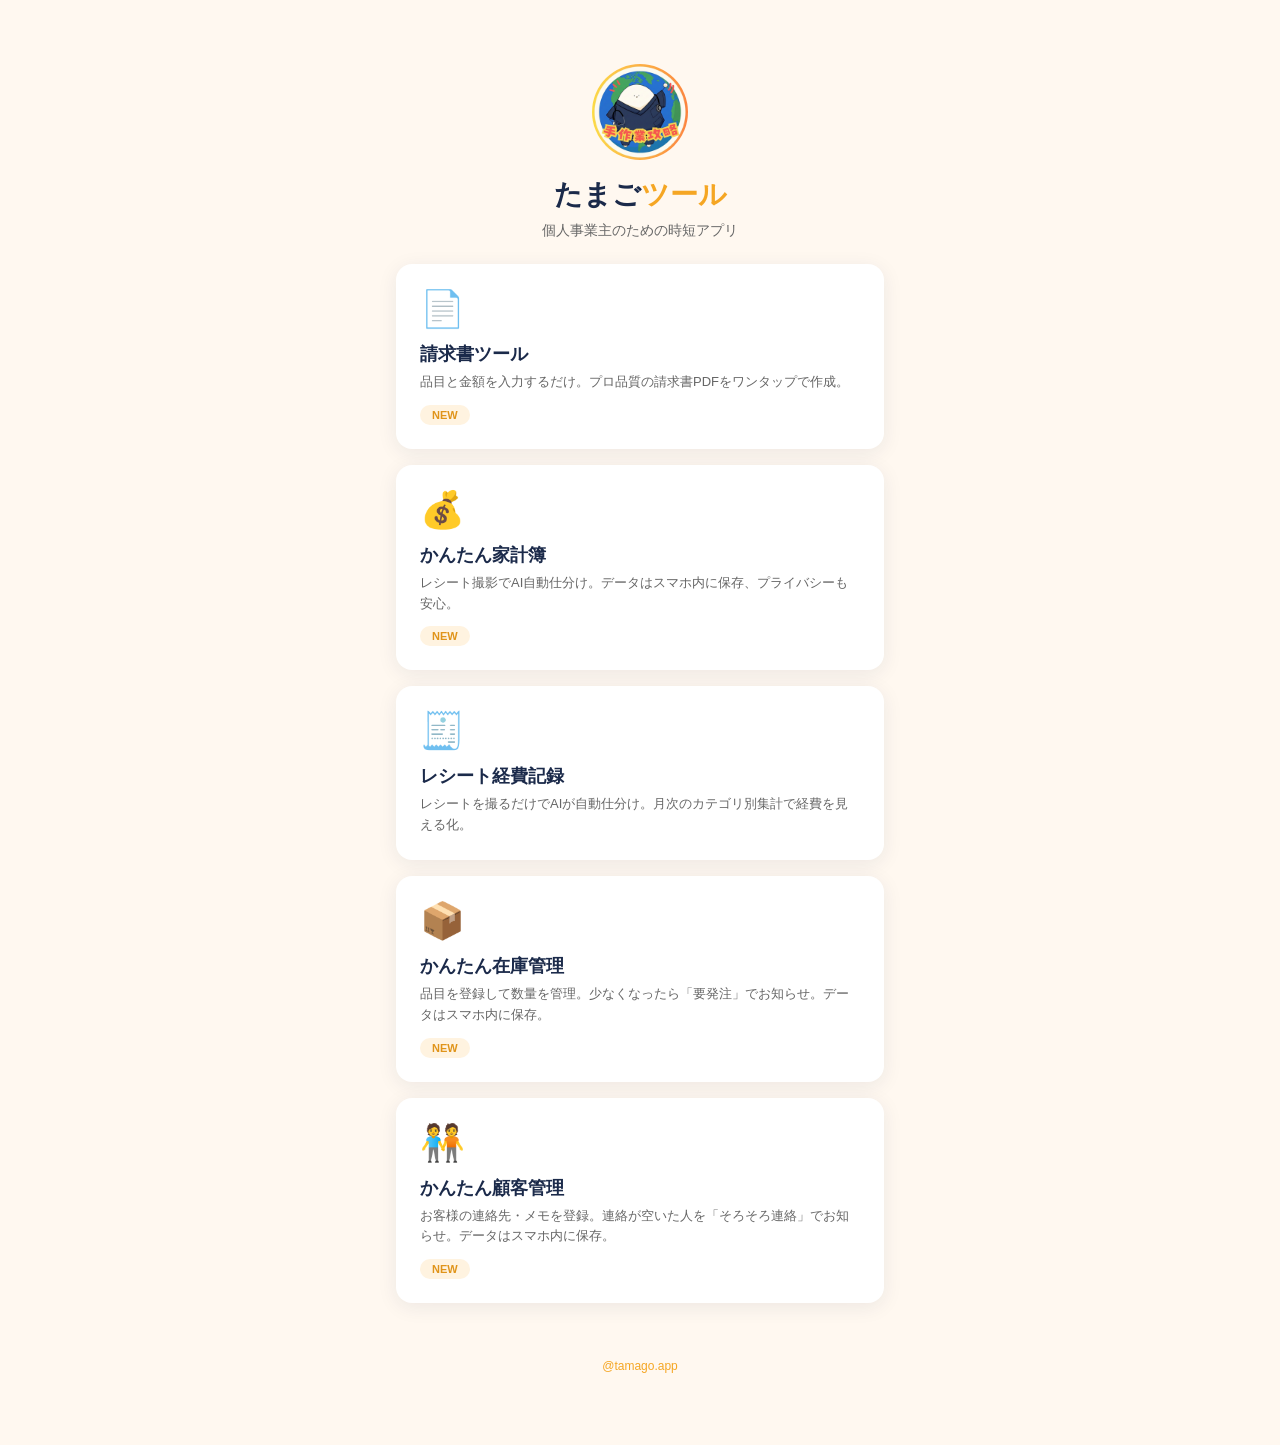
<file: index.html>
<!DOCTYPE html>
<html lang="ja">
<head>
  <meta charset="UTF-8">
  <meta name="viewport" content="width=device-width, initial-scale=1.0">
  <title>たまごツール</title>
  <link rel="stylesheet" href="style.css?v=1">
</head>
<body>
  <div class="screen">
    <div class="container">
      <div class="top-hero">
        <img src="images/icon.png" alt="たまご" class="top-icon">
        <h1 class="top-logo">たまご<span>ツール</span></h1>
        <p class="top-subtitle">個人事業主のための時短アプリ</p>
      </div>
      <div class="app-cards">
        <a href="apps/invoice/" class="app-card">
          <div class="app-card-icon">📄</div>
          <div class="app-card-title">請求書ツール</div>
          <div class="app-card-desc">品目と金額を入力するだけ。プロ品質の請求書PDFをワンタップで作成。</div>
          <span class="app-card-tag">NEW</span>
        </a>
        <a href="apps/kakeibo/" class="app-card">
          <div class="app-card-icon">💰</div>
          <div class="app-card-title">かんたん家計簿</div>
          <div class="app-card-desc">レシート撮影でAI自動仕分け。データはスマホ内に保存、プライバシーも安心。</div>
          <span class="app-card-tag">NEW</span>
        </a>
        <a href="apps/receipt-tracker/" class="app-card">
          <div class="app-card-icon">🧾</div>
          <div class="app-card-title">レシート経費記録</div>
          <div class="app-card-desc">レシートを撮るだけでAIが自動仕分け。月次のカテゴリ別集計で経費を見える化。</div>
        </a>
        <a href="apps/inventory/" class="app-card">
          <div class="app-card-icon">📦</div>
          <div class="app-card-title">かんたん在庫管理</div>
          <div class="app-card-desc">品目を登録して数量を管理。少なくなったら「要発注」でお知らせ。データはスマホ内に保存。</div>
          <span class="app-card-tag">NEW</span>
        </a>
        <a href="apps/crm/" class="app-card">
          <div class="app-card-icon">🧑‍🤝‍🧑</div>
          <div class="app-card-title">かんたん顧客管理</div>
          <div class="app-card-desc">お客様の連絡先・メモを登録。連絡が空いた人を「そろそろ連絡」でお知らせ。データはスマホ内に保存。</div>
          <span class="app-card-tag">NEW</span>
        </a>
      </div>
      <div class="footer" style="margin-top:32px">
        <a href="https://www.instagram.com/tamago.app" target="_blank">@tamago.app</a>
      </div>
    </div>
  </div>
</body>
</html>
</file>
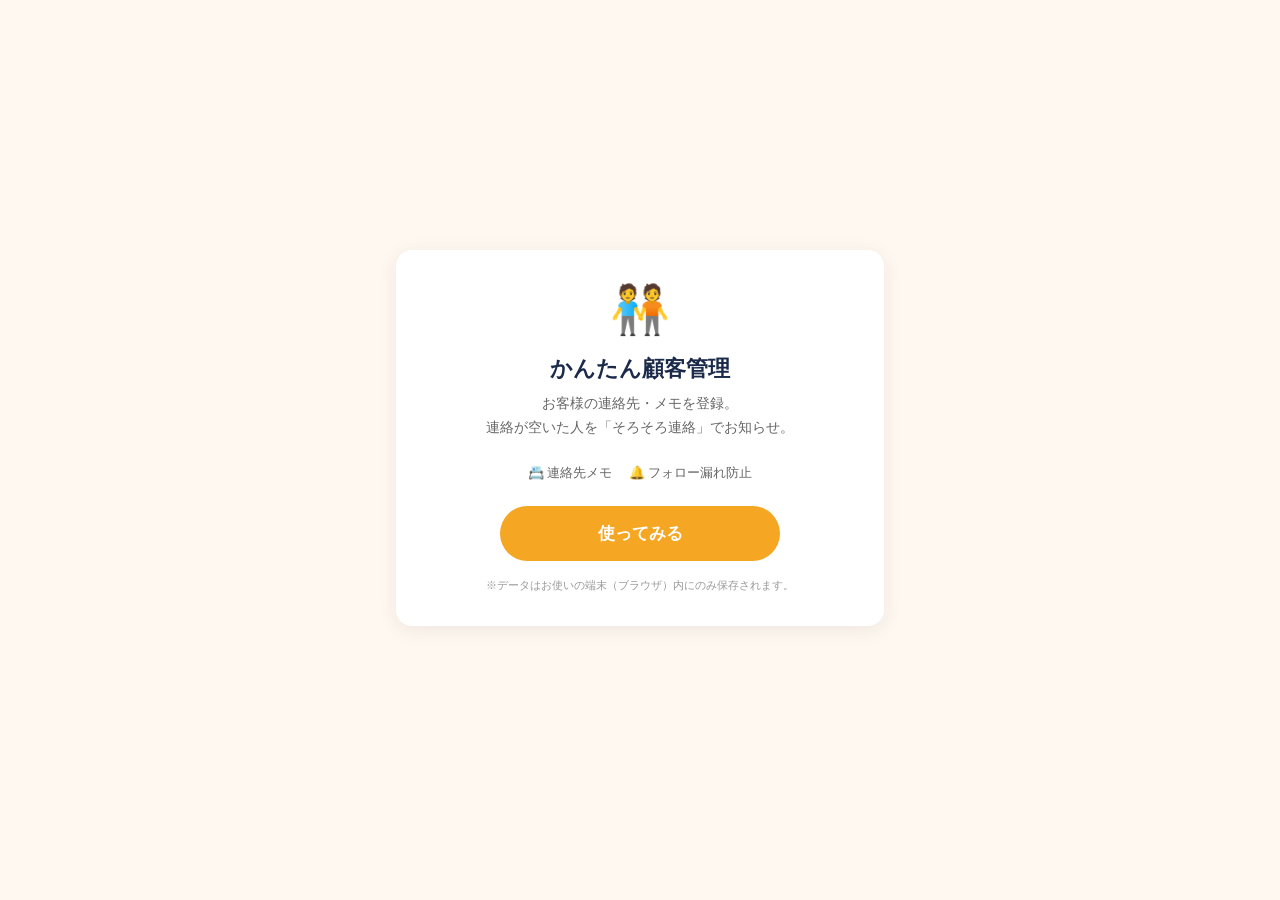
<file: apps/crm/index.html>
<!DOCTYPE html>
<html lang="ja">
<head>
  <meta charset="UTF-8">
  <meta name="viewport" content="width=device-width, initial-scale=1.0">
  <title>かんたん顧客管理 | たまごツール</title>
  <meta name="description" content="お客様の連絡先・メモを登録。最終連絡から間があいた人を「そろそろ連絡」でお知らせ。データはスマホ内に保存。">
  <link rel="stylesheet" href="../../style.css?v=1">
  <style>
    /* CRMアプリ固有 */
    .search-box {
      width: 100%; padding: 10px 14px; font-size: 14px;
      border: 1px solid var(--border); border-radius: 12px;
      margin-bottom: 14px; background: var(--card-bg);
    }
    .follow-badge {
      display: inline-block; padding: 2px 9px; font-size: 11px; font-weight: 700;
      border-radius: 20px; margin-top: 3px;
    }
    .follow-due { background: #FFEBEE; color: #C62828; }
    .follow-ok { background: #E8F5E9; color: #2E7D32; }
    .tag-chip {
      display: inline-block; background: #FFF3E0; color: var(--primary-dark);
      font-size: 11px; font-weight: 700; padding: 1px 8px; border-radius: 12px;
      margin: 2px 4px 0 0;
    }
    .contact-btn {
      padding: 7px 12px; font-size: 12px; font-weight: 700;
      border: 1px solid var(--border); border-radius: 20px;
      background: var(--card-bg); color: var(--secondary); cursor: pointer; white-space: nowrap;
    }
    .contact-btn:hover { border-color: var(--primary); color: var(--primary); }
    .disclaimer { font-size: 11px; color: #999; text-align: center; line-height: 1.6; margin-top: 16px; }
    .settings-card {
      background: var(--card-bg); border-radius: 12px; padding: 16px;
      box-shadow: 0 2px 8px rgba(0,0,0,0.06); margin-bottom: 12px;
    }
    .settings-title { font-size: 14px; font-weight: 700; color: var(--secondary); margin-bottom: 8px; }
    .settings-text { font-size: 12px; color: var(--text-light); line-height: 1.6; }
    .btn-danger { background: var(--danger); color: #fff; }
    .btn-danger:hover { background: #C62828; }
    .btn-sm { padding: 8px 16px; font-size: 13px; }
    .data-card.follow-now { border: 1px solid #F2B8B8; }
    .inline-num { width: 80px; display: inline-block; }
  </style>
</head>
<body>
  <!-- イントロ画面 -->
  <div id="intro-screen" data-screen class="screen">
    <div class="container">
      <div class="intro-card">
        <div class="intro-icon">🧑‍🤝‍🧑</div>
        <h1 class="intro-title">かんたん顧客管理</h1>
        <p class="intro-desc">
          お客様の連絡先・メモを登録。<br>
          連絡が空いた人を「そろそろ連絡」でお知らせ。
        </p>
        <div class="intro-meta">
          <span>📇 連絡先メモ</span>
          <span>🔔 フォロー漏れ防止</span>
        </div>
        <button class="btn btn-primary start-btn" onclick="CrmApp.start()">使ってみる</button>
        <p class="disclaimer">※データはお使いの端末（ブラウザ）内にのみ保存されます。</p>
      </div>
    </div>
  </div>

  <!-- メイン画面 -->
  <div id="main-screen" data-screen class="screen hidden">
    <div class="container">
      <div class="tab-nav">
        <button class="tab-btn active" id="tab-btn-list" onclick="CrmApp.switchTab('list')">顧客一覧</button>
        <button class="tab-btn" id="tab-btn-settings" onclick="CrmApp.switchTab('settings')">設定</button>
      </div>

      <!-- 顧客一覧タブ -->
      <div id="tab-list" class="tab-content active">
        <div class="stat-row">
          <div class="stat-card"><div class="stat-label">登録顧客</div><div class="stat-value" id="stat-total">0<span class="stat-unit">人</span></div></div>
          <div class="stat-card"><div class="stat-label">要フォロー</div><div class="stat-value" id="stat-follow">0<span class="stat-unit">人</span></div></div>
        </div>
        <input type="text" id="search-input" class="search-box" placeholder="🔍 名前・連絡先・タグで検索" oninput="CrmApp.render()">
        <div id="crm-list"></div>
        <button class="add-btn" onclick="CrmApp.openEdit()">＋ 顧客を追加</button>
      </div>

      <!-- 設定タブ -->
      <div id="tab-settings" class="tab-content">
        <div class="settings-card">
          <div class="settings-title">フォロー間隔</div>
          <p class="settings-text" style="margin-bottom:10px">最終連絡日からこの日数を過ぎた顧客を「そろそろ連絡」として表示します。</p>
          <input type="number" id="f-threshold" class="form-input inline-num" min="1" inputmode="numeric"> 日
          <button class="btn btn-secondary btn-sm" onclick="CrmApp.saveThreshold()" style="margin-left:8px">保存</button>
        </div>
        <div class="settings-card">
          <div class="settings-title">データ管理</div>
          <p class="settings-text" style="margin-bottom:12px">登録した顧客データはこの端末のブラウザ内にのみ保存されています。すべて削除します。</p>
          <button class="btn btn-danger btn-sm" onclick="CrmApp.clearAll()">全データを削除</button>
        </div>
        <div class="cta-section">
          <img src="../../images/icon.png" alt="たまご" class="cta-icon">
          <p class="cta-text">手作業をもっとラクにするヒントを発信中！</p>
          <a href="https://www.instagram.com/tamago.app" target="_blank" rel="noopener" class="cta-btn">@tamago.app をフォロー</a>
        </div>
      </div>
    </div>
  </div>

  <!-- 編集画面 -->
  <div id="edit-screen" data-screen class="screen hidden">
    <div class="container">
      <h2 class="section-title" style="text-align:center" id="edit-title">顧客を追加</h2>
      <div class="form-group">
        <label class="form-label">名前 <span style="color:var(--danger)">*</span></label>
        <input type="text" id="f-name" class="form-input" placeholder="例：山田 花子">
      </div>
      <div class="form-row">
        <div class="form-group">
          <label class="form-label">連絡手段</label>
          <select id="f-contact-type" class="form-input form-select">
            <option value="電話">電話</option>
            <option value="メール">メール</option>
            <option value="LINE">LINE</option>
            <option value="その他">その他</option>
          </select>
        </div>
        <div class="form-group">
          <label class="form-label">連絡先</label>
          <input type="text" id="f-contact" class="form-input" placeholder="番号 / ID など">
        </div>
      </div>
      <div class="form-group">
        <label class="form-label">タグ</label>
        <input type="text" id="f-tags" class="form-input" placeholder="例：常連, VIP（カンマ区切り）">
      </div>
      <div class="form-group">
        <label class="form-label">最終連絡日</label>
        <input type="date" id="f-last" class="form-input">
      </div>
      <div class="form-group">
        <label class="form-label">メモ</label>
        <input type="text" id="f-memo" class="form-input" placeholder="好み・前回の内容など（任意）">
      </div>
      <div class="result-actions">
        <button class="btn btn-primary" onclick="CrmApp.save()" style="width:100%">保存する</button>
        <button class="btn btn-secondary" onclick="CrmApp.backToList()" style="width:100%">戻る</button>
        <button class="btn btn-danger btn-sm" id="btn-delete" onclick="CrmApp.removeCurrent()" style="width:100%;display:none">この顧客を削除</button>
      </div>
    </div>
  </div>

  <script src="../../shared/form-utils.js?v=2"></script>
  <script src="app.js?v=1"></script>
</body>
</html>
</file>
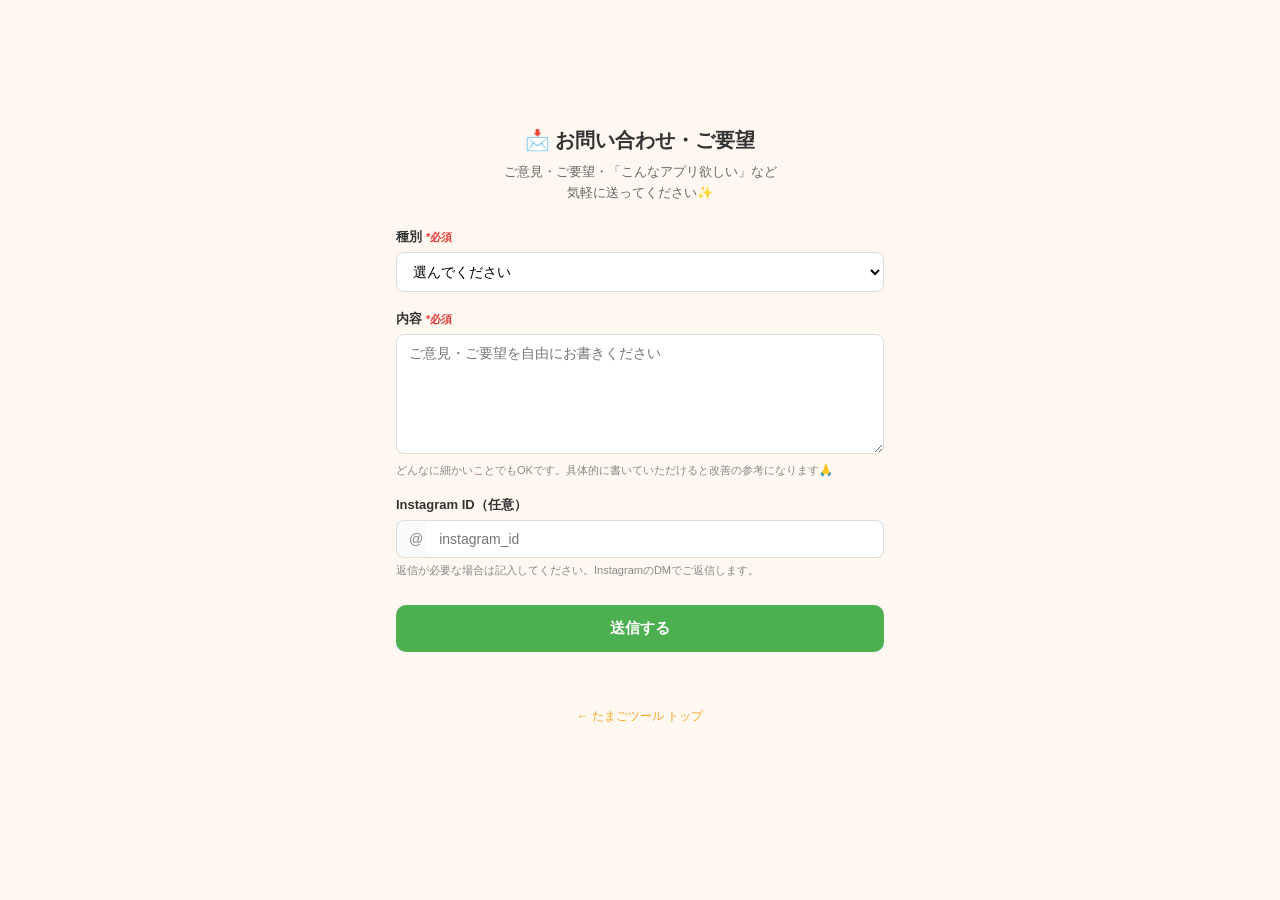
<file: apps/feedback/index.html>
<!DOCTYPE html>
<html lang="ja">
<head>
  <meta charset="UTF-8">
  <meta name="viewport" content="width=device-width, initial-scale=1.0">
  <title>お問い合わせ・ご要望 | たまごのアプリ工房</title>
  <link rel="stylesheet" href="../../style.css?v=1">
  <style>
    .feedback-header {
      text-align: center;
      margin-bottom: 24px;
    }
    .feedback-header h2 {
      font-size: 20px;
      margin: 0 0 8px 0;
    }
    .feedback-header p {
      font-size: 13px;
      color: var(--text-sub, #666);
      margin: 0;
      line-height: 1.6;
    }
    .form-group {
      margin-bottom: 18px;
    }
    .form-group label {
      display: block;
      font-size: 13px;
      font-weight: 600;
      margin-bottom: 6px;
    }
    .form-group .required {
      color: #e53935;
      font-size: 11px;
      margin-left: 4px;
    }
    .form-group .hint {
      font-size: 11px;
      color: #888;
      margin-top: 4px;
      line-height: 1.5;
    }
    .form-group select,
    .form-group input[type="text"],
    .form-group textarea {
      width: 100%;
      padding: 10px 12px;
      font-size: 14px;
      border: 1px solid #ddd;
      border-radius: 8px;
      background: #fff;
      box-sizing: border-box;
      font-family: inherit;
    }
    .form-group textarea {
      resize: vertical;
      min-height: 120px;
    }
    .form-group .ig-input {
      display: flex;
      align-items: center;
    }
    .form-group .ig-input span {
      padding: 10px 4px 10px 12px;
      background: #fafafa;
      border: 1px solid #ddd;
      border-right: none;
      border-radius: 8px 0 0 8px;
      color: #888;
      font-size: 14px;
    }
    .form-group .ig-input input {
      border-radius: 0 8px 8px 0;
      border-left: none;
    }
    .submit-btn {
      width: 100%;
      padding: 14px;
      font-size: 15px;
      font-weight: 600;
      background: #4caf50;
      color: #fff;
      border: none;
      border-radius: 10px;
      cursor: pointer;
      margin-top: 8px;
    }
    .submit-btn:disabled {
      background: #ccc;
      cursor: not-allowed;
    }
    .result-msg {
      padding: 14px;
      border-radius: 8px;
      margin-top: 16px;
      font-size: 13px;
      line-height: 1.6;
      display: none;
    }
    .result-msg.success {
      background: #e8f5e9;
      color: #2e7d32;
      border: 1px solid #a5d6a7;
    }
    .result-msg.error {
      background: #ffebee;
      color: #c62828;
      border: 1px solid #ef9a9a;
    }
    .hidden {
      display: none;
    }
  </style>
</head>
<body>
  <div class="screen">
    <div class="container">
      <div class="feedback-header">
        <h2>📩 お問い合わせ・ご要望</h2>
        <p>
          ご意見・ご要望・「こんなアプリ欲しい」など<br>
          気軽に送ってください✨
        </p>
      </div>

      <form id="feedback-form" autocomplete="off">
        <div class="form-group">
          <label>種別<span class="required">*必須</span></label>
          <select id="category" required>
            <option value="">選んでください</option>
            <option value="既存アプリへの意見">既存アプリへの意見・感想</option>
            <option value="バグ報告">バグ・不具合の報告</option>
            <option value="今後の希望">今後の希望（こんなアプリ欲しい）</option>
            <option value="その他">その他</option>
          </select>
        </div>

        <div class="form-group hidden" id="app-group">
          <label>対象アプリ<span class="required">*必須</span></label>
          <select id="app">
            <option value="">選んでください</option>
            <option value="今日なに作る？（冷蔵庫レシピ）">今日なに作る？（冷蔵庫レシピ）</option>
            <option value="アプリ工房 全般">アプリ工房 全般</option>
            <option value="その他">その他（内容欄に記載）</option>
          </select>
        </div>

        <div class="form-group">
          <label>内容<span class="required">*必須</span></label>
          <textarea id="content" required placeholder="ご意見・ご要望を自由にお書きください"></textarea>
          <p class="hint">どんなに細かいことでもOKです。具体的に書いていただけると改善の参考になります🙏</p>
        </div>

        <div class="form-group">
          <label>Instagram ID（任意）</label>
          <div class="ig-input">
            <span>@</span>
            <input type="text" id="instagram" placeholder="instagram_id">
          </div>
          <p class="hint">返信が必要な場合は記入してください。InstagramのDMでご返信します。</p>
        </div>

        <button type="submit" class="submit-btn" id="submit-btn">送信する</button>
      </form>

      <div class="result-msg success" id="result-success">
        ✨ 送信しました！<br>
        ご意見ありがとうございます。<br>
        Instagram IDをご記入いただいた方には、必要に応じてDMでご返信します。
      </div>
      <div class="result-msg error" id="result-error">
        💦 送信に失敗しました。<br>
        時間を置いてもう一度お試しいただくか、Instagram <a href="https://www.instagram.com/tamago.app" target="_blank">@tamago.app</a> までDMでご連絡ください。
      </div>

      <div class="footer" style="margin-top:32px">
        <a href="../../">← たまごツール トップ</a>
      </div>
    </div>
  </div>

  <script src="config.js"></script>
  <script>
    const categorySel = document.getElementById('category');
    const appGroup = document.getElementById('app-group');
    const appSel = document.getElementById('app');
    const form = document.getElementById('feedback-form');
    const submitBtn = document.getElementById('submit-btn');
    const successMsg = document.getElementById('result-success');
    const errorMsg = document.getElementById('result-error');

    const APPS_REQUIRED_CATEGORIES = ['既存アプリへの意見', 'バグ報告'];

    categorySel.addEventListener('change', () => {
      const v = categorySel.value;
      if (APPS_REQUIRED_CATEGORIES.includes(v)) {
        appGroup.classList.remove('hidden');
        appSel.required = true;
      } else {
        appGroup.classList.add('hidden');
        appSel.required = false;
        appSel.value = '';
      }
    });

    form.addEventListener('submit', async (e) => {
      e.preventDefault();
      successMsg.style.display = 'none';
      errorMsg.style.display = 'none';

      const category = categorySel.value;
      const app = appSel.value;
      const content = document.getElementById('content').value.trim();
      const instagram = document.getElementById('instagram').value.trim().replace(/^@/, '');

      if (!category || !content) {
        errorMsg.style.display = 'block';
        errorMsg.textContent = '⚠️ 種別と内容は必須です';
        return;
      }
      if (APPS_REQUIRED_CATEGORIES.includes(category) && !app) {
        errorMsg.style.display = 'block';
        errorMsg.textContent = '⚠️ 対象アプリを選んでください';
        return;
      }

      submitBtn.disabled = true;
      submitBtn.textContent = '送信中…';

      try {
        if (!window.GAS_WEBAPP_URL || window.GAS_WEBAPP_URL.includes('__GAS_WEBAPP_URL__')) {
          throw new Error('GAS Web App URL not configured');
        }
        const formData = new FormData();
        formData.append('payload', JSON.stringify({
          category,
          app,
          content,
          instagram,
          ua: navigator.userAgent,
        }));
        const res = await fetch(window.GAS_WEBAPP_URL, {
          method: 'POST',
          body: formData,
        });
        const data = await res.json();
        if (data.ok) {
          form.reset();
          appGroup.classList.add('hidden');
          successMsg.style.display = 'block';
          window.scrollTo({ top: 0, behavior: 'smooth' });
        } else {
          throw new Error(data.error || 'unknown');
        }
      } catch (err) {
        console.error(err);
        errorMsg.style.display = 'block';
      } finally {
        submitBtn.disabled = false;
        submitBtn.textContent = '送信する';
      }
    });
  </script>
</body>
</html>
</file>
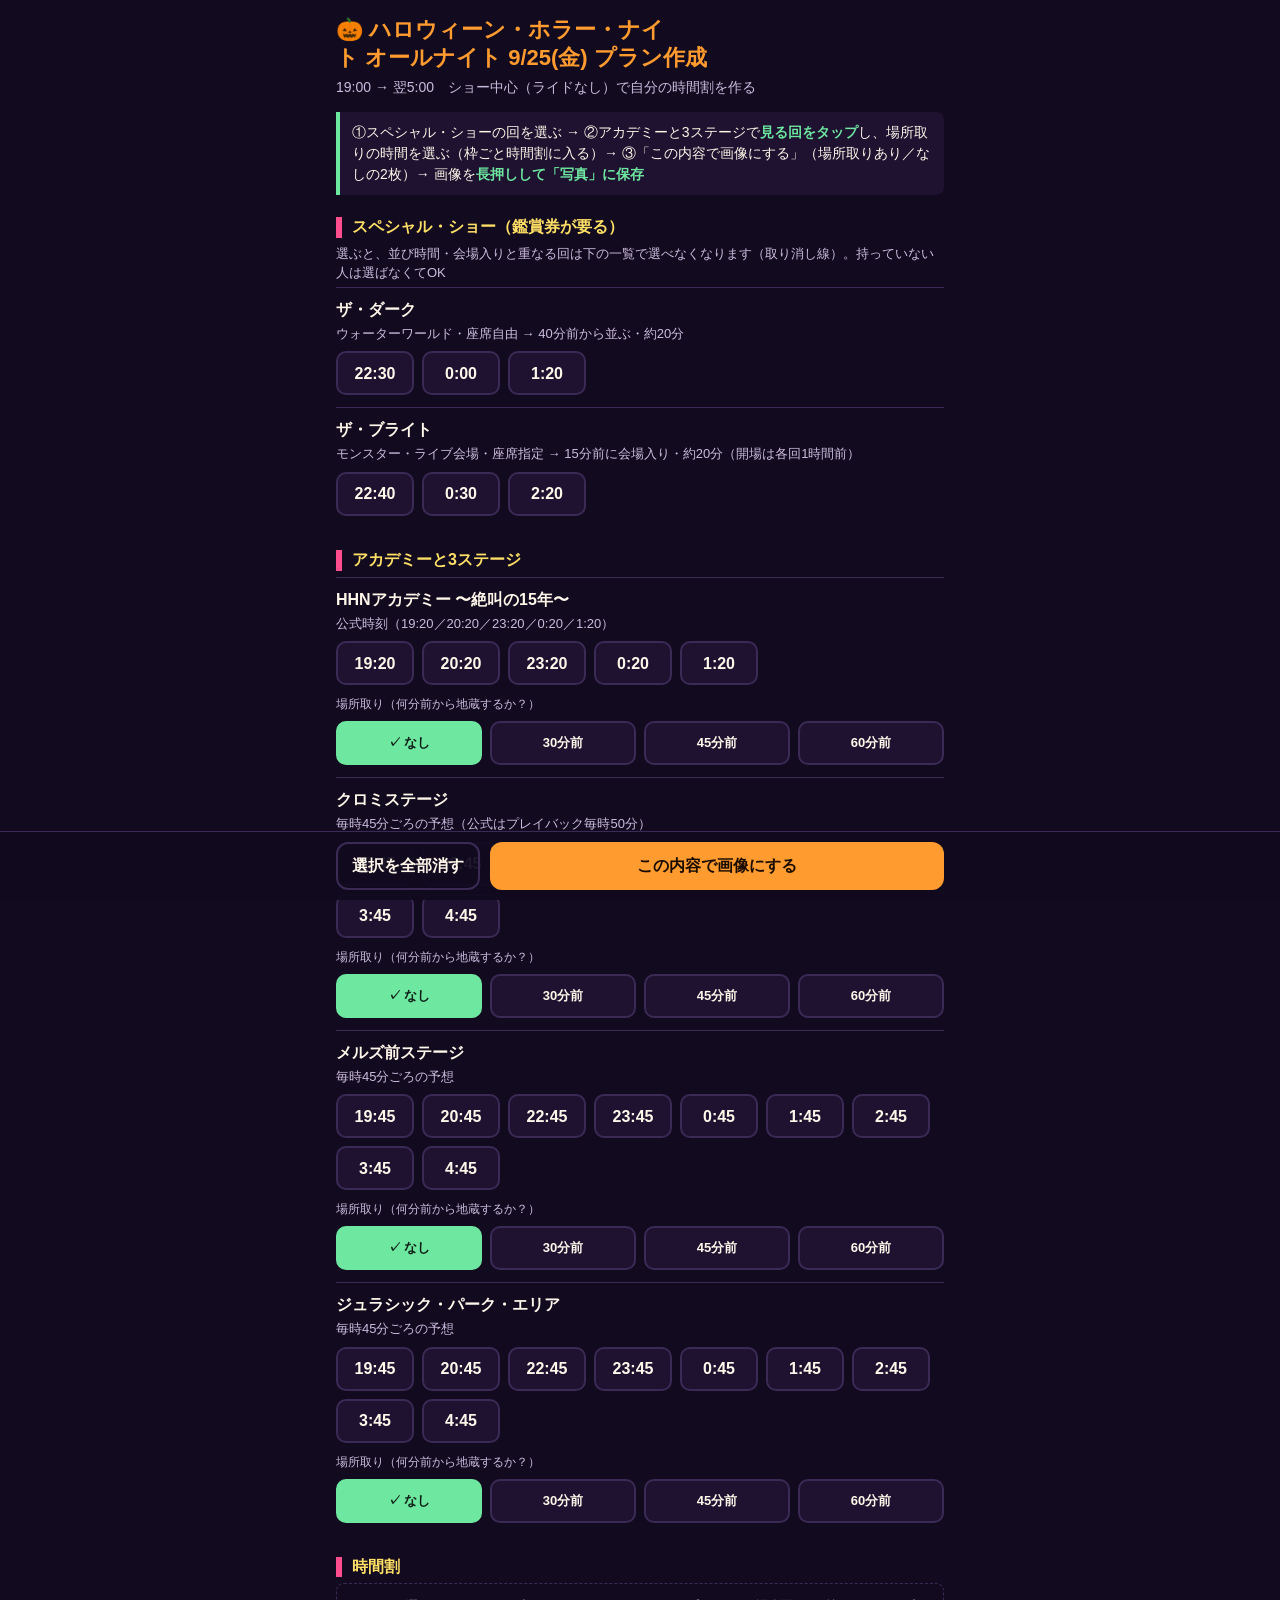
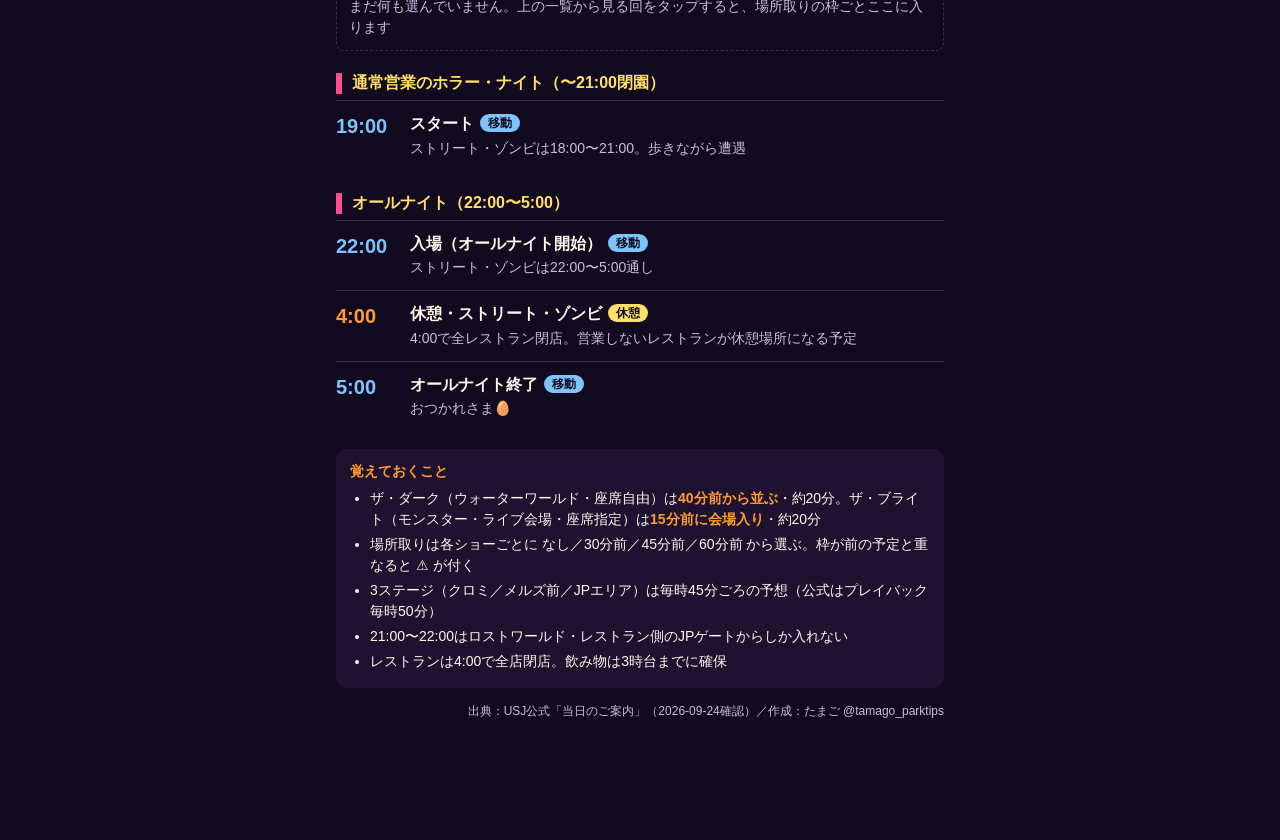
<file: apps/hhn-allnight/index.html>
<!DOCTYPE html>
<html lang="ja">
<head>
<meta charset="utf-8">
<meta name="viewport" content="width=device-width,initial-scale=1,viewport-fit=cover">
<meta name="description" content="2026-09-25 ハロウィーン・ホラー・ナイト オールナイトの時間割メーカー。見る回を選んで画像で保存">
<meta property="og:title" content="HHNオールナイト プラン作成">
<meta property="og:description" content="スペシャル・ショー、アカデミー、3ステージの回を選ぶと時間割になり、画像で保存できる（作成：たまご @tamago_parktips）">
<style>:root{padding-top:env(safe-area-inset-top,0px);padding-bottom:env(safe-area-inset-bottom,0px)}img{max-width:100%}[hidden]{display:none!important}</style>
<title>HHNオールナイト プラン</title>
<style>
:root{--bg:#120a1e;--sf:#1e1230;--ln:#3a2a55;--or:#ff9b2f;--pk:#ff4d8d;--gr:#6ee7a0;--bl:#7dc4ff;--ye:#ffe066;--vi:#d7c4ff;--tx:#fff7ea;--mu:#cbbde0;color-scheme:dark}
*{box-sizing:border-box}
body{margin:0;background:var(--bg);color:var(--tx);font-family:-apple-system,"Hiragino Sans","Hiragino Kaku Gothic ProN","Noto Sans JP",sans-serif;font-size:15px;line-height:1.5;padding-inline:16px;padding-block:16px 120px;max-width:640px;margin-inline:auto}
h1{font-size:22px;line-height:1.25;margin:0;color:var(--or);text-wrap:balance}
.lead{margin:6px 0 0;color:var(--mu);font-size:14px}
.howto{margin:14px 0 0;padding:10px 12px;background:var(--sf);border-left:4px solid var(--gr);border-radius:0 8px 8px 0;font-size:14px}
.howto b{color:var(--gr)}
h2{font-size:16px;margin:22px 0 6px;color:var(--ye);border-left:6px solid var(--pk);padding-left:10px;line-height:1.3}
.h2note{font-size:13px;color:var(--mu);margin:0 0 4px}
.grp{padding:10px 0 12px;border-top:1px solid var(--ln)}
.grp .gn{font-size:16px;font-weight:800}
.grp .gs{font-size:13px;color:var(--mu);margin-top:2px}
.pick{display:flex;flex-wrap:wrap;gap:8px;margin-top:8px}
.pick button{min-height:44px;min-width:78px;border-radius:10px;border:2px solid var(--ln);background:var(--sf);color:var(--tx);font:inherit;font-size:16px;font-weight:800;font-variant-numeric:tabular-nums;padding:4px 10px;cursor:pointer;line-height:1.2}
.pick button:hover{border-color:var(--gr)}
.pick button:focus-visible{outline:3px solid var(--ye);outline-offset:2px}
.pick button[aria-pressed="true"]{background:var(--gr);color:#0d1f16;border-color:var(--gr)}
.pick.sp button[aria-pressed="true"]{background:var(--vi);color:#1a1030;border-color:var(--vi)}
.pick button[aria-pressed="true"]::before{content:"✓ "}
.pick button[aria-disabled="true"]{opacity:.55;cursor:not-allowed;text-decoration:line-through;border-style:dashed}
.pick.hold button{min-width:0;flex:1 1 20%;font-size:13px;font-weight:700;padding:4px 4px;white-space:nowrap}
.lbl{font-size:12px;color:var(--mu);margin-top:10px}
.pick button small{display:block;font-size:11px;font-weight:700;text-decoration:none;color:var(--pk);line-height:1.2}
.row{display:grid;grid-template-columns:64px 1fr;gap:0 10px;padding:12px 0;border-top:1px solid var(--ln)}
.row.hold{padding:8px 0;background:rgba(255,224,102,.06)}
.t{font-size:20px;font-weight:800;color:var(--or);font-variant-numeric:tabular-nums;line-height:1.2;padding-top:1px}
.t.mv{color:var(--bl)}.t.hd{color:var(--ye);font-size:17px}.t.sp{color:var(--vi)}
.n{font-size:16px;font-weight:700;line-height:1.35}
.hold .n{font-size:15px}
.tag{display:inline-block;font-size:12px;font-weight:700;padding:1px 8px;border-radius:999px;margin-left:6px;vertical-align:2px;color:#120a1e}
.tag.sp{background:var(--vi)}.tag.sh{background:var(--pk)}.tag.mv2{background:var(--bl)}.tag.rs{background:var(--ye)}.tag.hd2{background:var(--ye)}
.p{font-size:14px;color:var(--mu);margin-top:3px}
.w{color:var(--pk);font-weight:700}
.empty{padding:12px;border:1px dashed var(--ln);border-radius:8px;color:var(--mu);font-size:14px;margin-top:6px}
.notes{margin-top:18px;padding:12px 14px;background:var(--sf);border-radius:10px;font-size:14px}
.notes ul{margin:6px 0 0;padding-left:20px}
.notes li{margin-bottom:4px}
.notes b{color:var(--or)}
.credit{margin-top:14px;font-size:12px;color:var(--mu);text-align:right}
.bar{position:fixed;left:0;right:0;bottom:0;background:rgba(18,10,30,.94);border-top:1px solid var(--ln);padding:10px 16px;padding-bottom:calc(10px + env(safe-area-inset-bottom,0px));display:flex;justify-content:center}
.bar>div{display:flex;gap:10px;width:100%;max-width:608px}
.btn{min-height:48px;border-radius:12px;font:inherit;font-weight:800;font-size:16px;cursor:pointer;padding:8px 14px}
.pri{flex:1;background:var(--or);color:#1a0d00;border:0}
.pri:hover{background:#ffb15a}
.sec{background:transparent;color:var(--tx);border:2px solid var(--ln)}
.sec:hover{border-color:var(--mu)}
.btn:focus-visible{outline:3px solid var(--ye);outline-offset:2px}
.ov{position:fixed;inset:0;background:rgba(0,0,0,.85);z-index:10;overflow:auto;padding:16px;padding-top:calc(16px + env(safe-area-inset-top,0px))}
.ov .in{max-width:520px;margin:0 auto}
.ov .tip{background:var(--sf);border-radius:10px;padding:10px 12px;font-size:14px;margin-bottom:10px}
.ov .tip b{color:var(--ye)}
.ov img{display:block;width:100%;height:auto;border-radius:8px;border:1px solid var(--ln)}
.ov .close{margin:12px auto 0;display:block;width:100%}
.imglbl{font-size:14px;font-weight:800;color:var(--ye);margin:12px 0 6px}
</style>
</head>
<body>

<h1>🎃 ハロウィーン・ホラー・ナイト オールナイト 9/25(金) プラン作成</h1>
<p class="lead">19:00 → 翌5:00　ショー中心（ライドなし）で自分の時間割を作る</p>
<div class="howto">①スペシャル・ショーの回を選ぶ → ②アカデミーと3ステージで<b>見る回をタップ</b>し、場所取りの時間を選ぶ（枠ごと時間割に入る）→ ③「この内容で画像にする」（場所取りあり／なしの2枚）→ 画像を<b>長押しして「写真」に保存</b></div>

<h2>スペシャル・ショー（鑑賞券が要る）</h2>
<p class="h2note">選ぶと、並び時間・会場入りと重なる回は下の一覧で選べなくなります（取り消し線）。持っていない人は選ばなくてOK</p>
<div id="special"></div>

<h2>アカデミーと3ステージ</h2>
<div id="picker"></div>

<h2>時間割</h2>
<div id="sched"></div>

<div class="notes"><b>覚えておくこと</b>
<ul>
<li>ザ・ダーク（ウォーターワールド・座席自由）は<b>40分前から並ぶ</b>・約20分。ザ・ブライト（モンスター・ライブ会場・座席指定）は<b>15分前に会場入り</b>・約20分</li>
<li>場所取りは各ショーごとに なし／30分前／45分前／60分前 から選ぶ。枠が前の予定と重なると ⚠ が付く</li>
<li>3ステージ（クロミ／メルズ前／JPエリア）は毎時45分ごろの予想（公式はプレイバック毎時50分）</li>
<li>21:00〜22:00はロストワールド・レストラン側のJPゲートからしか入れない</li>
<li>レストランは4:00で全店閉店。飲み物は3時台までに確保</li>
</ul></div>
<div class="credit">出典：USJ公式「当日のご案内」（2026-09-24確認）／作成：たまご @tamago_parktips</div>

<div class="bar"><div>
<button class="btn sec" id="reset" type="button">選択を全部消す</button>
<button class="btn pri" id="make" type="button">この内容で画像にする</button>
</div></div>

<div class="ov" id="ov" hidden><div class="in">
<div class="tip"><b>画像を長押し</b> →「"写真"に追加」で保存。PCなら右クリック → 画像を保存。場所取りを設定していると「あり」「なし」の2枚が出ます</div>
<div class="imglbl" id="lbl1">時間割</div>
<img id="out" alt="選んだ回入りのスケジュール画像（場所取りあり）">
<div id="blk2" hidden><div class="imglbl">② 場所取りなし</div>
<img id="out2" alt="選んだ回入りのスケジュール画像（場所取りなし）"></div>
<button class="btn sec close" id="close" type="button">画像を閉じてプランに戻る</button>
</div></div>

<script>
(function(){
  // 分 = 20:00起点
  function hm(m){var h=Math.floor(m/60)+20, mm=((m%60)+60)%60; h=((h%24)+24)%24; return h+":"+(mm<10?"0":"")+mm;}
  var SPECIAL=[
    {k:"dark",name:"ザ・ダーク",place:"ウォーターワールド",before:40,dur:20,times:[150,240,320],sub:"ウォーターワールド・座席自由 → 40分前から並ぶ・約20分",pre:"ザ・ダークの列に並ぶ",preNote:"座席自由なので40分前から"},
    {k:"bright",name:"ザ・ブライト",place:"ユニバーサル・モンスター・ライブ・ロックンロール・ショー会場",before:15,dur:20,times:[160,270,380],sub:"モンスター・ライブ会場・座席指定 → 15分前に会場入り・約20分（開場は各回1時間前）",pre:"ザ・ブライト会場入り",preNote:"座席指定なので15分前に"}
  ];
  var GROUPS=[
    {k:"acad",name:"HHNアカデミー 〜絶叫の15年〜",place:"グラマシーパーク",hold:0,dur:20,times:[-40,20,200,260,320],sub:"公式時刻（19:20／20:20／23:20／0:20／1:20）"},
    {k:"kuromi",name:"クロミステージ",place:"クロミステージ",hold:0,dur:15,times:[-15,45,165,225,285,345,405,465,525],sub:"毎時45分ごろの予想（公式はプレイバック毎時50分）"},
    {k:"mels",name:"メルズ前ステージ",place:"メルズ前ステージ",hold:0,dur:15,times:[-15,45,165,225,285,345,405,465,525],sub:"毎時45分ごろの予想"},
    {k:"jp",name:"ジュラシック・パーク・エリア",place:"ジュラシック・パーク・エリア",hold:0,dur:15,times:[-15,45,165,225,285,345,405,465,525],sub:"毎時45分ごろの予想"}
  ];
  var KEY="hhn-allnight-plan-v7", sel={};
  try{var s=JSON.parse(localStorage.getItem(KEY)||"null"); if(s&&typeof s==="object") sel=s;}catch(e){}
  GROUPS.forEach(function(g){ if(!Array.isArray(sel[g.k])) sel[g.k]=[]; });
  SPECIAL.forEach(function(g){ if(typeof sel[g.k]!=="number") sel[g.k]=-1; });
  if(!sel.hold||typeof sel.hold!=="object") sel.hold={};
  var HOLDS=[{v:0,n:"なし"},{v:30,n:"30分前"},{v:45,n:"45分前"},{v:60,n:"60分前"}];
  function holdOf(g){ return sel.hold[g.k]||0; }
  function setHold(k,v){ sel.hold[k]=v; save(); render(); }
  function save(){ try{localStorage.setItem(KEY,JSON.stringify(sel));}catch(e){} }

  // 確定ブロック（選んだスペシャル・ショーの並び〜終演）
  function fixBlocks(except){
    var b=[];
    SPECIAL.forEach(function(g){ if(g.k===except) return; var t=sel[g.k]; if(t<0) return; b.push({s:t-g.before,e:t+g.dur,n:g.name+"（"+hm(t-g.before)+"〜"+hm(t+g.dur)+"）",who:g.name}); });
    return b;
  }
  function blocked(t,dur,except){ var B=fixBlocks(except); for(var i=0;i<B.length;i++){ if(t<B[i].e && t+dur>B[i].s) return B[i]; } return null; }
  function has(k,t){ return sel[k].indexOf(t)>=0; }
  function pruneBlocked(){ GROUPS.forEach(function(g){ sel[g.k]=sel[g.k].filter(function(t){ return !blocked(t,g.dur); }); }); }
  function toggleSpecial(k,t){
    sel[k]=(sel[k]===t)?-1:t;
    pruneBlocked(); save(); render();
  }
  function toggle(k,t){
    if(has(k,t)){ sel[k]=sel[k].filter(function(x){return x!==t;}); }
    else{
      sel[k].push(t);
      if(k!=="acad") GROUPS.forEach(function(g){ if(g.k!=="acad"&&g.k!==k) sel[g.k]=sel[g.k].filter(function(x){return x!==t;}); });
    }
    save(); render();
  }
  function el(tag,cls,text){var e=document.createElement(tag); if(cls) e.className=cls; if(text!=null) e.textContent=text; return e;}

  // ---- 時間割の生成 ----
  function events(){
    var ev=[];
    ev.push({t:-60,end:-60,name:"スタート",tag:"mv",note:"ストリート・ゾンビは18:00〜21:00。歩きながら遭遇"});
    ev.push({t:120,end:120,name:"入場（オールナイト開始）",tag:"mv",note:"ストリート・ゾンビは22:00〜5:00通し"});
    ev.push({t:480,end:480,name:"休憩・ストリート・ゾンビ",tag:"rs",note:"4:00で全レストラン閉店。営業しないレストランが休憩場所になる予定"});
    ev.push({t:540,end:540,name:"オールナイト終了",tag:"mv",note:"おつかれさま🥚"});
    SPECIAL.forEach(function(g){
      var t=sel[g.k]; if(t<0) return;
      ev.push({t:t-g.before,end:t,name:g.pre,tag:"sp",note:g.place+"。"+g.preNote+"（"+hm(t-g.before)+"〜"+hm(t)+"）"});
      ev.push({t:t,end:t+g.dur,name:g.name,tag:"sp",note:"約"+g.dur+"分（〜"+hm(t+g.dur)+"）"});
    });
    GROUPS.forEach(function(g){
      sel[g.k].forEach(function(t){
        var isA=g.k==="acad";
        ev.push({t:t,end:t+g.dur,name:isA?"HHNアカデミー":"プレイバック・ゾンビ・デ・ダンス",tag:"sh",
          note:(isA?"グラマシーパーク":g.place+"（予想。公式は"+hm(t+5)+"）")+(t===45?"。21:00閉園なので終わったらJPゲートへ":""),
          stage:isA?null:g.place, hold:holdOf(g), holdName:isA?"アカデミー（グラマシー）":g.place});
      });
    });
    var holds=[];
    ev.forEach(function(e){
      if(!e.hold) return;
      var s=e.t-e.hold, clip="";
      if(e.t>=120 && s<120){s=120; clip="入場後すぐ";}
      else if(s<-60){s=-60; clip="19:00から";}
      holds.push({t:s,end:e.t,name:"場所取り "+e.holdName,tag:"hd",isHold:true,mins:e.hold,for:e,clip:clip});
    });
    holds.forEach(function(h){
      var c=[];
      ev.concat(holds).forEach(function(o){ if(o===h||o===h.for) return; if(o.end<=o.t) return; if(h.t<o.end && h.end>o.t) c.push(o.name); });
      h.conf=c;
    });
    var all=ev.concat(holds);
    all.sort(function(a,b){return a.t-b.t || ((a.isHold?1:0)-(b.isHold?1:0));});
    return all;
  }

  // ---- DOM描画 ----
  var TAGN={sh:"ショー",sp:"鑑賞券",mv:"移動",rs:"休憩",hd:"場所取り"}, TAGC={sh:"sh",sp:"sp",mv:"mv2",rs:"rs",hd:"hd2"};
  function renderSpecial(){
    var root=document.getElementById("special"); while(root.firstChild) root.removeChild(root.firstChild);
    SPECIAL.forEach(function(g){
      var box=el("div","grp"); box.appendChild(el("div","gn",g.name)); box.appendChild(el("div","gs",g.sub));
      var pk=el("div","pick sp"); pk.setAttribute("role","group"); pk.setAttribute("aria-label",g.name+"の回");
      g.times.forEach(function(t){
        var b=el("button","",hm(t)); b.type="button"; var bl=blocked(t-g.before,g.before+g.dur,g.k);
        if(bl){ b.setAttribute("aria-disabled","true"); b.setAttribute("aria-pressed","false"); b.appendChild(el("small","",bl.who+"と重なる")); b.title=bl.n+"と重なるため選べません"; }
        else{ b.setAttribute("aria-pressed",sel[g.k]===t?"true":"false"); b.addEventListener("click",function(){toggleSpecial(g.k,t);}); }
        pk.appendChild(b);
      });
      box.appendChild(pk); root.appendChild(box);
    });
  }
  function renderPicker(){
    var root=document.getElementById("picker"); while(root.firstChild) root.removeChild(root.firstChild);
    GROUPS.forEach(function(g){
      var box=el("div","grp"); box.appendChild(el("div","gn",g.name)); box.appendChild(el("div","gs",g.sub));
      var pk=el("div","pick"); pk.setAttribute("role","group"); pk.setAttribute("aria-label",g.name+"の回");
      g.times.forEach(function(t){
        var b=el("button","",hm(t)); b.type="button"; var bl=blocked(t,g.dur);
        if(bl){ b.setAttribute("aria-disabled","true"); b.setAttribute("aria-pressed","false"); b.appendChild(el("small","",bl.who+"と重なる")); b.title=bl.n+"と重なるため選べません"; }
        else{ b.setAttribute("aria-pressed",has(g.k,t)?"true":"false"); b.addEventListener("click",function(){toggle(g.k,t);}); }
        pk.appendChild(b);
      });
      box.appendChild(pk);
      var hl=el("div","lbl","場所取り（何分前から地蔵するか？）"); box.appendChild(hl);
      var hp=el("div","pick hold"); hp.setAttribute("role","group"); hp.setAttribute("aria-label",g.name+"の場所取り");
      HOLDS.forEach(function(o){ var b=el("button","",o.n); b.type="button"; b.setAttribute("aria-pressed",holdOf(g)===o.v?"true":"false"); b.addEventListener("click",function(){setHold(g.k,o.v);}); hp.appendChild(b); });
      box.appendChild(hp);
      root.appendChild(box);
    });
  }
  function renderSched(){
    var root=document.getElementById("sched"); while(root.firstChild) root.removeChild(root.firstChild);
    var list=events(), lastSec="";
    var picked=GROUPS.some(function(g){return sel[g.k].length>0;})||SPECIAL.some(function(g){return sel[g.k]>=0;});
    if(!picked) root.appendChild(el("div","empty","まだ何も選んでいません。上の一覧から見る回をタップすると、場所取りの枠ごとここに入ります"));
    list.forEach(function(e){
      var sec=e.t<120?"通常営業のホラー・ナイト（〜21:00閉園）":"オールナイト（22:00〜5:00）";
      if(sec!==lastSec){root.appendChild(el("h2","",sec)); lastSec=sec;}
      var row=el("div","row"+(e.isHold?" hold":""));
      var t=el("div","t"+(e.tag==="mv"?" mv":"")+(e.isHold?" hd":"")+(e.tag==="sp"?" sp":""), e.isHold?hm(e.t)+"〜":hm(e.t)); row.appendChild(t);
      var body=el("div"); var n=el("div","n",e.name); n.appendChild(el("span","tag "+TAGC[e.tag],TAGN[e.tag])); body.appendChild(n);
      if(e.isHold){
        body.appendChild(el("div","p",e.mins+"分前から地蔵"+(e.clip?"（"+e.clip+"）":"")+"。"+hm(e.t)+"〜"+hm(e.end)));
        if(e.conf.length){var w=el("div","p"); w.appendChild(el("span","w","⚠ "+e.conf.join("／")+" と重なる → 終わり次第移動")); body.appendChild(w);}
      }else{
        body.appendChild(el("div","p",e.note));
      }
      row.appendChild(body); root.appendChild(row);
    });
  }
  function render(){ renderSpecial(); renderPicker(); renderSched(); }
  render();
  document.getElementById("reset").addEventListener("click",function(){ GROUPS.forEach(function(g){sel[g.k]=[];}); SPECIAL.forEach(function(g){sel[g.k]=-1;}); sel.hold={}; save(); render(); });

  // ---- 画像化（Canvas 2D・1080px幅） ----
  var FONT='-apple-system,"Hiragino Sans","Hiragino Kaku Gothic ProN","Noto Sans JP",sans-serif';
  function wrap(ctx,text,maxW){var lines=[],cur="";for(var i=0;i<text.length;i++){var ch=text[i];if(ctx.measureText(cur+ch).width>maxW&&cur){lines.push(cur);cur=ch;}else cur+=ch;}lines.push(cur);return lines;}
  function pill(ctx,x,y,text,bg,fg,fs){ctx.font="700 "+fs+"px "+FONT;var w=ctx.measureText(text).width+24,h=fs+14;ctx.fillStyle=bg;ctx.beginPath();ctx.roundRect(x,y,w,h,h/2);ctx.fill();ctx.fillStyle=fg;ctx.textBaseline="middle";ctx.fillText(text,x+12,y+h/2+1);ctx.textBaseline="alphabetic";return w;}
  var COL={sh:"#ff4d8d",sp:"#d7c4ff",mv:"#7dc4ff",rs:"#ffe066",hd:"#ffe066"};
  function build(withHolds){
    var W=1080,P=44,C1=170,X2=P+C1+14,MW=W-P-X2;
    var list=events().filter(function(e){return withHolds||!e.isHold;}); var mc=document.createElement("canvas").getContext("2d");
    var y=P+44+56+30, L=[], lastSec="";
    list.forEach(function(e){
      var sec=e.t<120?"通常営業のホラー・ナイト（〜21:00閉園）":"オールナイト（22:00〜5:00）";
      if(sec!==lastSec){y+=54; L.push({sec:sec,y:y}); y+=14; lastSec=sec;}
      var top=y; y+=14;
      mc.font="800 "+(e.isHold?27:31)+"px "+FONT; var nl=wrap(mc,e.name,MW-150); y+=nl.length*(e.isHold?36:40);
      var pt=e.isHold?(e.mins+"分前から地蔵"+(e.clip?"（"+e.clip+"）":"")+"。"+hm(e.t)+"〜"+hm(e.end)):e.note;
      var pl=[]; if(pt){mc.font="500 24px "+FONT; pl=wrap(mc,pt,MW); y+=pl.length*32;}
      var cl=[]; if(e.isHold&&e.conf.length){mc.font="700 24px "+FONT; cl=wrap(mc,"⚠ "+e.conf.join("／")+" と重なる → 終わり次第移動",MW); y+=cl.length*32;}
      if(e.stage) y+=52;
      y+=14; L.push({e:e,y:top,nl:nl,pl:pl,cl:cl,bottom:y});
    });
    var spLine=SPECIAL.map(function(g){ var t=sel[g.k]; return g.name+" "+(t<0?"なし":hm(t)+"（"+hm(t-g.before)+"から"+(g.k==="dark"?"並ぶ":"会場入り")+"）"); }).join("／");
    var holdLine=!withHolds?"":GROUPS.filter(function(g){return holdOf(g)>0&&sel[g.k].length>0;}).map(function(g){return (g.k==="acad"?"アカデミー":g.place)+" "+holdOf(g)+"分前";}).join("／");
    y+=24; var NOTES=["・"+spLine].concat(holdLine?["・場所取り: "+holdLine]:[]).concat(["・3ステージは毎時45分ごろの予想（公式はプレイバック毎時50分）","・21:00〜22:00はロストワールド・レストラン側のJPゲートのみ。レストランは4:00で全店閉店"]);
    mc.font="500 23px "+FONT; var notes=[]; NOTES.forEach(function(s){wrap(mc,s,W-2*P-44).forEach(function(l){notes.push(l);});});
    var notesY=y, notesH=54+notes.length*34+24; y+=notesH; var H=y+48;
    var cv=document.createElement("canvas"); cv.width=W; cv.height=H; var ctx=cv.getContext("2d");
    ctx.fillStyle="#120a1e"; ctx.fillRect(0,0,W,H);
    ctx.fillStyle="#ff9b2f"; ctx.font="800 44px "+FONT; ctx.fillText("🎃 HHN オールナイト 2026.9.25(金)",P,P+44);
    ctx.fillStyle="#cbbde0"; ctx.font="600 26px "+FONT; ctx.fillText("ハロウィーン・ホラー・ナイト 〜オールナイト〜　19:00 → 翌5:00　"+(hasHolds()?(withHolds?"場所取りあり":"場所取りなし"):"マイプラン"),P,P+84);
    L.forEach(function(r){
      if(r.sec){ctx.fillStyle="#ff4d8d";ctx.fillRect(P,r.y-34,10,44);ctx.fillStyle="#ffe066";ctx.font="800 32px "+FONT;ctx.fillText(r.sec,P+24,r.y);return;}
      var e=r.e;
      if(e.isHold){ctx.fillStyle="rgba(255,224,102,.08)";ctx.fillRect(P,r.y,W-2*P,r.bottom-r.y);}
      ctx.fillStyle="#3a2a55"; ctx.fillRect(P,r.y,W-2*P,3);
      var ty=r.y+14, fs=e.isHold?27:31, lh=e.isHold?36:40;
      ctx.fillStyle=e.isHold?"#ffe066":(e.tag==="mv"?"#7dc4ff":(e.tag==="sp"?"#d7c4ff":"#ff9b2f")); ctx.font="800 "+(e.isHold?32:40)+"px "+FONT; ctx.fillText(e.isHold?hm(e.t)+"〜":hm(e.t),P,ty+34);
      ctx.fillStyle="#fff7ea"; ctx.font="800 "+fs+"px "+FONT; r.nl.forEach(function(ln,i){ctx.fillText(ln,X2,ty+32+i*lh);});
      ctx.font="800 "+fs+"px "+FONT; var tw=ctx.measureText(r.nl[r.nl.length-1]).width;
      pill(ctx,X2+tw+12,ty+32+(r.nl.length-1)*lh-26,TAGN[e.tag],COL[e.tag],"#120a1e",21);
      var py=ty+32+r.nl.length*lh; ctx.fillStyle="#cbbde0"; ctx.font="500 24px "+FONT; r.pl.forEach(function(ln,i){ctx.fillText(ln,X2,py+i*32);});
      var cy=py+r.pl.length*32; ctx.fillStyle="#ff4d8d"; ctx.font="700 24px "+FONT; r.cl.forEach(function(ln,i){ctx.fillText(ln,X2,cy+i*32);});
      if(e.stage){pill(ctx,X2,cy+r.cl.length*32+2,"📍 "+e.stage,"#6ee7a0","#0d1f16",26);}
    });
    ctx.fillStyle="#1e1230"; ctx.beginPath(); ctx.roundRect(P,notesY,W-2*P,notesH,16); ctx.fill();
    ctx.fillStyle="#ff9b2f"; ctx.font="800 26px "+FONT; ctx.fillText("覚えておくこと",P+22,notesY+40);
    ctx.fillStyle="#fff7ea"; ctx.font="500 23px "+FONT; notes.forEach(function(s,i){ctx.fillText(s,P+22,notesY+78+i*34);});
    ctx.fillStyle="#cbbde0"; ctx.font="500 20px "+FONT; ctx.textAlign="right"; ctx.fillText("出典：USJ公式「当日のご案内」／作成：たまご @tamago_parktips",W-P,H-16); ctx.textAlign="left";
    return cv;
  }
  function hasHolds(){ return GROUPS.some(function(g){return holdOf(g)>0&&sel[g.k].length>0;}); }
  var ov=document.getElementById("ov"), out=document.getElementById("out"), out2=document.getElementById("out2"), blk2=document.getElementById("blk2"), lbl1=document.getElementById("lbl1");
  function make(){ try{
      var two=hasHolds();
      out.src=build(true).toDataURL("image/png");
      lbl1.textContent=two?"① 場所取りあり":"時間割";
      if(two){ out2.src=build(false).toDataURL("image/png"); blk2.hidden=false; } else { blk2.hidden=true; }
      ov.hidden=false; window.scrollTo(0,0);
    }catch(e){ document.getElementById("make").textContent="画像化に失敗。もう一度タップ"; } }
  document.getElementById("make").addEventListener("click",make);
  document.getElementById("close").addEventListener("click",function(){ ov.hidden=true; });
  if(location.hash==="#preview") make();
})();
</script>

</body>
</html>
</file>
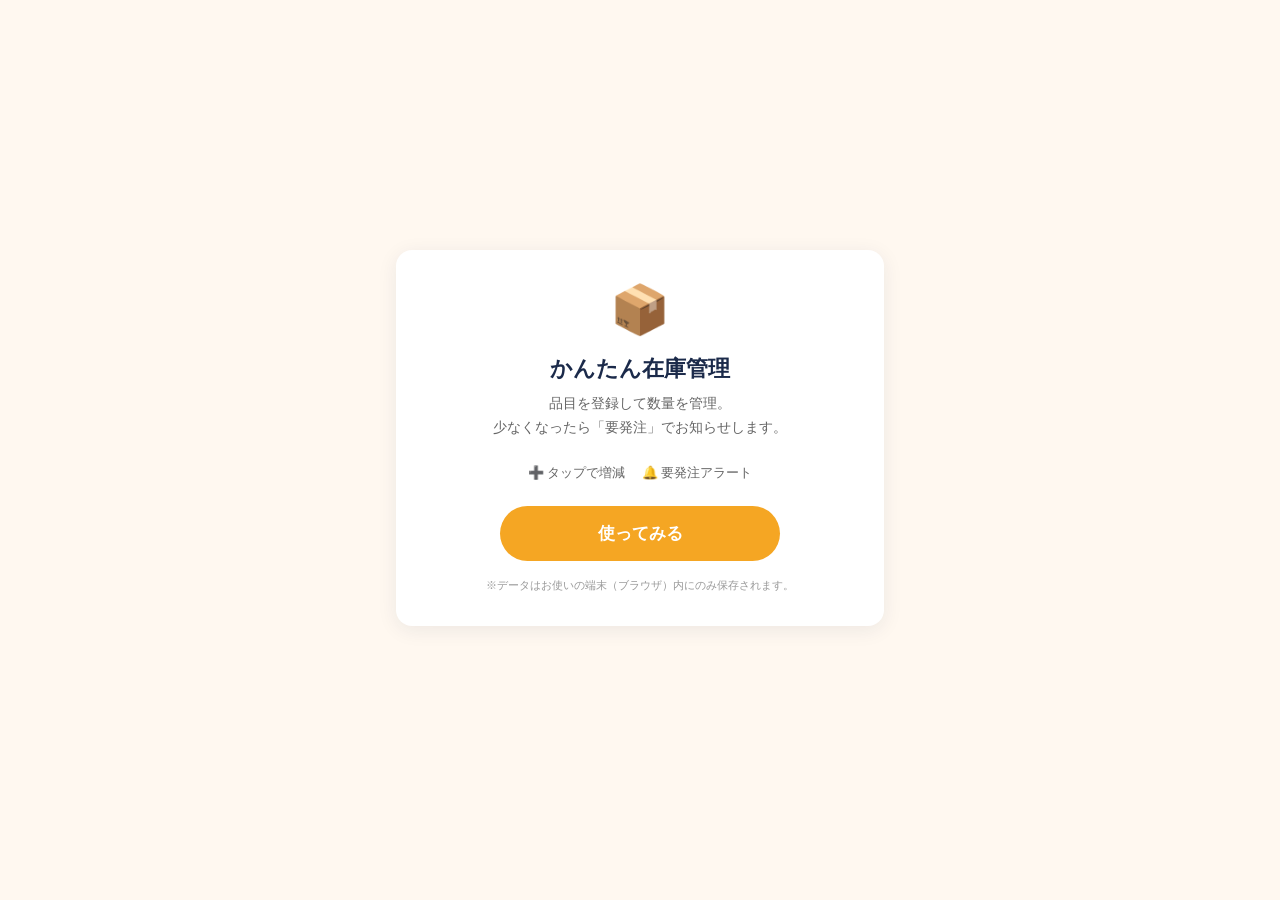
<file: apps/inventory/index.html>
<!DOCTYPE html>
<html lang="ja">
<head>
  <meta charset="UTF-8">
  <meta name="viewport" content="width=device-width, initial-scale=1.0">
  <title>かんたん在庫管理 | たまごツール</title>
  <meta name="description" content="品目を登録して数量を管理。少なくなったら「要発注」でお知らせ。データはスマホ内に保存。">
  <link rel="stylesheet" href="../../style.css?v=1">
  <style>
    /* 在庫アプリ固有 */
    .search-box {
      width: 100%; padding: 10px 14px; font-size: 14px;
      border: 1px solid var(--border); border-radius: 12px;
      margin-bottom: 14px; background: var(--card-bg);
    }
    .qty-stepper { display: flex; align-items: center; gap: 8px; }
    .qty-btn {
      width: 30px; height: 30px; border-radius: 50%;
      border: 1px solid var(--border); background: var(--card-bg);
      font-size: 18px; font-weight: 700; color: var(--secondary);
      cursor: pointer; flex-shrink: 0; line-height: 1;
    }
    .qty-btn:hover { border-color: var(--primary); color: var(--primary); }
    .qty-num { font-size: 18px; font-weight: 800; color: var(--secondary); min-width: 34px; text-align: center; }
    .stock-badge {
      display: inline-block; padding: 2px 9px; font-size: 11px; font-weight: 700;
      border-radius: 20px; margin-top: 3px;
    }
    .stock-ok { background: #E8F5E9; color: #2E7D32; }
    .stock-warn { background: #FFEBEE; color: #C62828; }
    .disclaimer { font-size: 11px; color: #999; text-align: center; line-height: 1.6; margin-top: 16px; }
    .settings-card {
      background: var(--card-bg); border-radius: 12px; padding: 16px;
      box-shadow: 0 2px 8px rgba(0,0,0,0.06); margin-bottom: 12px;
    }
    .settings-title { font-size: 14px; font-weight: 700; color: var(--secondary); margin-bottom: 8px; }
    .settings-text { font-size: 12px; color: var(--text-light); line-height: 1.6; }
    .btn-danger { background: var(--danger); color: #fff; }
    .btn-danger:hover { background: #C62828; }
    .btn-sm { padding: 8px 16px; font-size: 13px; }
    .data-card.need-order { border: 1px solid #F2B8B8; }
  </style>
</head>
<body>
  <!-- イントロ画面 -->
  <div id="intro-screen" data-screen class="screen">
    <div class="container">
      <div class="intro-card">
        <div class="intro-icon">📦</div>
        <h1 class="intro-title">かんたん在庫管理</h1>
        <p class="intro-desc">
          品目を登録して数量を管理。<br>
          少なくなったら「要発注」でお知らせします。
        </p>
        <div class="intro-meta">
          <span>➕ タップで増減</span>
          <span>🔔 要発注アラート</span>
        </div>
        <button class="btn btn-primary start-btn" onclick="InventoryApp.start()">使ってみる</button>
        <p class="disclaimer">※データはお使いの端末（ブラウザ）内にのみ保存されます。</p>
      </div>
    </div>
  </div>

  <!-- メイン画面 -->
  <div id="main-screen" data-screen class="screen hidden">
    <div class="container">
      <div class="tab-nav">
        <button class="tab-btn active" id="tab-btn-list" onclick="InventoryApp.switchTab('list')">在庫一覧</button>
        <button class="tab-btn" id="tab-btn-settings" onclick="InventoryApp.switchTab('settings')">設定</button>
      </div>

      <!-- 在庫一覧タブ -->
      <div id="tab-list" class="tab-content active">
        <div class="stat-row">
          <div class="stat-card"><div class="stat-label">登録品目</div><div class="stat-value" id="stat-total">0<span class="stat-unit">件</span></div></div>
          <div class="stat-card"><div class="stat-label">要発注</div><div class="stat-value" id="stat-warn">0<span class="stat-unit">件</span></div></div>
        </div>
        <input type="text" id="search-input" class="search-box" placeholder="🔍 品名・カテゴリで検索" oninput="InventoryApp.render()">
        <div id="inventory-list"></div>
        <button class="add-btn" onclick="InventoryApp.openEdit()">＋ 品目を追加</button>
      </div>

      <!-- 設定タブ -->
      <div id="tab-settings" class="tab-content">
        <div class="settings-card">
          <div class="settings-title">データ管理</div>
          <p class="settings-text" style="margin-bottom:12px">登録した在庫データはこの端末のブラウザ内にのみ保存されています。すべて削除します。</p>
          <button class="btn btn-danger btn-sm" onclick="InventoryApp.clearAll()">全データを削除</button>
        </div>
        <div class="settings-card">
          <div class="settings-title">使い方</div>
          <p class="settings-text">
            品目を登録し、入荷・使用に合わせて「＋」「−」で数量を更新してください。
            現在数が「最低在庫」以下になると「要発注」と赤く表示され、一覧の上部に並びます。
          </p>
        </div>
        <div class="cta-section">
          <img src="../../images/icon.png" alt="たまご" class="cta-icon">
          <p class="cta-text">手作業をもっとラクにするヒントを発信中！</p>
          <a href="https://www.instagram.com/tamago.app" target="_blank" rel="noopener" class="cta-btn">@tamago.app をフォロー</a>
        </div>
      </div>
    </div>
  </div>

  <!-- 編集画面 -->
  <div id="edit-screen" data-screen class="screen hidden">
    <div class="container">
      <h2 class="section-title" style="text-align:center" id="edit-title">品目を追加</h2>
      <div class="form-group">
        <label class="form-label">品名 <span style="color:var(--danger)">*</span></label>
        <input type="text" id="f-name" class="form-input" placeholder="例：コピー用紙 A4">
      </div>
      <div class="form-group">
        <label class="form-label">カテゴリ</label>
        <input type="text" id="f-category" class="form-input" placeholder="例：事務用品（任意）">
      </div>
      <div class="form-row">
        <div class="form-group">
          <label class="form-label">現在の数量</label>
          <input type="number" id="f-qty" class="form-input" placeholder="0" min="0" inputmode="numeric">
        </div>
        <div class="form-group">
          <label class="form-label">単位</label>
          <input type="text" id="f-unit" class="form-input" placeholder="個 / 箱 など">
        </div>
      </div>
      <div class="form-group">
        <label class="form-label">最低在庫（この数以下になると要発注）</label>
        <input type="number" id="f-min" class="form-input" placeholder="例：3" min="0" inputmode="numeric">
        <p class="form-hint">空欄なら 0 として扱います。</p>
      </div>
      <div class="result-actions">
        <button class="btn btn-primary" onclick="InventoryApp.save()" style="width:100%">保存する</button>
        <button class="btn btn-secondary" onclick="InventoryApp.backToList()" style="width:100%">戻る</button>
        <button class="btn btn-danger btn-sm" id="btn-delete" onclick="InventoryApp.removeCurrent()" style="width:100%;display:none">この品目を削除</button>
      </div>
    </div>
  </div>

  <script src="../../shared/form-utils.js?v=2"></script>
  <script src="app.js?v=1"></script>
</body>
</html>
</file>
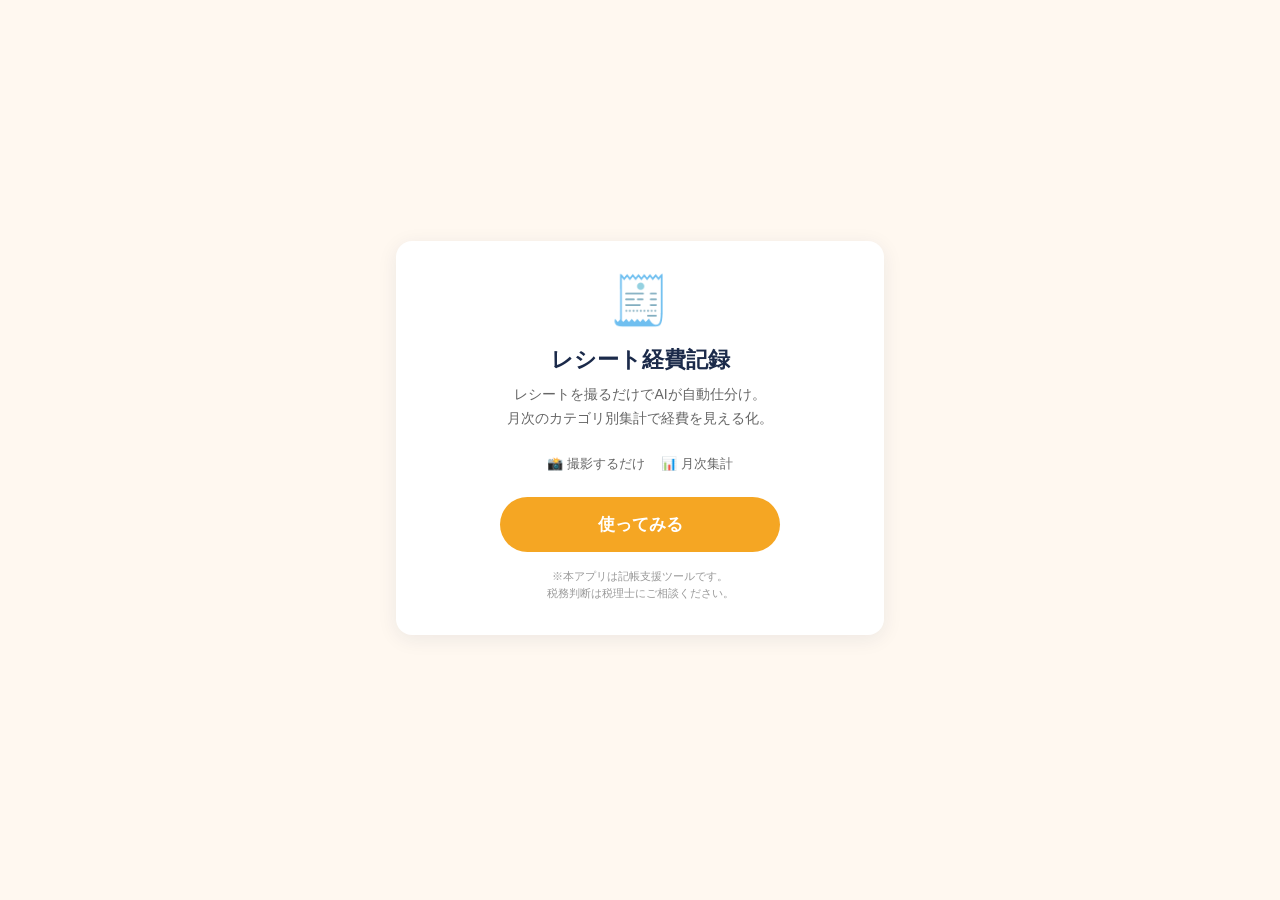
<file: apps/receipt-tracker/index.html>
<!DOCTYPE html>
<html lang="ja">
<head>
  <meta charset="UTF-8">
  <meta name="viewport" content="width=device-width, initial-scale=1.0">
  <title>レシート経費記録</title>
  <link rel="stylesheet" href="../../style.css?v=1">
  <style>
    /* レシートアプリ固有スタイル */
    .scan-area {
      background: var(--card-bg);
      border: 3px dashed var(--border);
      border-radius: 16px;
      padding: 40px 20px;
      text-align: center;
      cursor: pointer;
      transition: all 0.2s;
    }
    .scan-area:hover {
      border-color: var(--primary);
      background: #FFF3E0;
    }
    .scan-area-icon {
      font-size: 48px;
      margin-bottom: 12px;
    }
    .scan-area-text {
      font-size: 15px;
      font-weight: 700;
      color: var(--secondary);
      margin-bottom: 4px;
    }
    .scan-area-hint {
      font-size: 12px;
      color: var(--text-light);
    }
    .scan-preview {
      width: 100%;
      max-height: 200px;
      object-fit: contain;
      border-radius: 12px;
      margin-bottom: 12px;
    }
    .spinner-overlay {
      position: fixed;
      top: 0; left: 0; right: 0; bottom: 0;
      background: rgba(255,248,240,0.92);
      display: flex;
      flex-direction: column;
      align-items: center;
      justify-content: center;
      z-index: 999;
    }
    .spinner {
      width: 48px;
      height: 48px;
      border: 4px solid var(--border);
      border-top-color: var(--primary);
      border-radius: 50%;
      animation: spin 0.8s linear infinite;
      margin-bottom: 16px;
    }
    @keyframes spin {
      to { transform: rotate(360deg); }
    }
    .spinner-text {
      font-size: 15px;
      font-weight: 700;
      color: var(--secondary);
    }
    /* 品目リスト */
    .item-row {
      display: flex;
      gap: 8px;
      align-items: center;
      margin-bottom: 8px;
    }
    .item-row .form-input {
      padding: 8px 10px;
      font-size: 13px;
    }
    .item-name { flex: 3; }
    .item-price { flex: 2; }
    .item-qty { flex: 1; min-width: 50px; }
    .item-delete {
      background: none;
      border: none;
      color: #ccc;
      font-size: 18px;
      cursor: pointer;
      padding: 4px;
      flex-shrink: 0;
    }
    .item-delete:hover { color: var(--danger); }
    /* 残り回数 */
    .remaining-badge {
      display: inline-block;
      padding: 4px 12px;
      background: #E8F5E9;
      color: #2E7D32;
      font-size: 12px;
      font-weight: 700;
      border-radius: 20px;
      margin-bottom: 12px;
    }
    .remaining-badge.warn {
      background: #FFF3E0;
      color: var(--primary-dark);
    }
    .remaining-badge.danger {
      background: #FFEBEE;
      color: #C62828;
    }
    /* 日付グループ */
    .date-group-title {
      font-size: 13px;
      font-weight: 700;
      color: var(--text-light);
      margin: 16px 0 8px;
      padding-bottom: 4px;
      border-bottom: 1px solid var(--border);
    }
    /* 免責 */
    .disclaimer {
      font-size: 11px;
      color: #999;
      text-align: center;
      line-height: 1.6;
      margin-top: 16px;
    }
    /* 月セレクター */
    .month-selector {
      display: flex;
      align-items: center;
      justify-content: center;
      gap: 16px;
      margin-bottom: 16px;
    }
    .month-nav {
      background: none;
      border: none;
      font-size: 20px;
      cursor: pointer;
      color: var(--text-light);
      padding: 4px 8px;
    }
    .month-label {
      font-size: 16px;
      font-weight: 700;
      color: var(--secondary);
    }
    /* 設定セクション */
    .settings-card {
      background: var(--card-bg);
      border-radius: 12px;
      padding: 16px;
      box-shadow: 0 2px 8px rgba(0,0,0,0.06);
      margin-bottom: 12px;
    }
    .settings-title {
      font-size: 14px;
      font-weight: 700;
      color: var(--secondary);
      margin-bottom: 8px;
    }
    .settings-text {
      font-size: 12px;
      color: var(--text-light);
      line-height: 1.6;
    }
    .btn-danger {
      background: var(--danger);
      color: #fff;
    }
    .btn-danger:hover {
      background: #C62828;
    }
    .btn-sm {
      padding: 8px 16px;
      font-size: 13px;
    }
    .category-icon {
      width: 32px;
      height: 32px;
      border-radius: 8px;
      display: flex;
      align-items: center;
      justify-content: center;
      font-size: 16px;
      flex-shrink: 0;
    }
  </style>
</head>
<body>
  <!-- ファイル入力（非表示） -->
  <input type="file" id="camera-input" accept="image/*" capture="environment" style="display:none">

  <!-- スピナーオーバーレイ -->
  <div id="spinner" class="spinner-overlay hidden">
    <div class="spinner"></div>
    <div class="spinner-text">レシートを読み取っています...</div>
  </div>

  <!-- イントロ画面 -->
  <div id="intro-screen" data-screen class="screen">
    <div class="container">
      <div class="intro-card">
        <div class="intro-icon">🧾</div>
        <h1 class="intro-title">レシート経費記録</h1>
        <p class="intro-desc">
          レシートを撮るだけでAIが自動仕分け。<br>
          月次のカテゴリ別集計で経費を見える化。
        </p>
        <div class="intro-meta">
          <span>📸 撮影するだけ</span>
          <span>📊 月次集計</span>
        </div>
        <button class="btn btn-primary start-btn" onclick="ReceiptApp.start()">使ってみる</button>
        <p class="disclaimer">
          ※本アプリは記帳支援ツールです。<br>税務判断は税理士にご相談ください。
        </p>
      </div>
    </div>
  </div>

  <!-- メイン画面 -->
  <div id="main-screen" data-screen class="screen hidden">
    <div class="container">
      <!-- タブナビゲーション -->
      <div class="tab-nav">
        <button class="tab-btn active" onclick="ReceiptApp.switchTab('scan')">スキャン</button>
        <button class="tab-btn" onclick="ReceiptApp.switchTab('history')">履歴</button>
        <button class="tab-btn" onclick="ReceiptApp.switchTab('monthly')">月次</button>
        <button class="tab-btn" onclick="ReceiptApp.switchTab('settings')">設定</button>
      </div>

      <!-- スキャンタブ -->
      <div id="tab-scan" class="tab-content active">
        <div id="remaining-container"></div>
        <div class="scan-area" id="scan-area" onclick="ReceiptApp.openCamera()">
          <div class="scan-area-icon">📷</div>
          <div class="scan-area-text">レシートを撮影</div>
          <div class="scan-area-hint">タップしてカメラを起動</div>
        </div>
      </div>

      <!-- 履歴タブ -->
      <div id="tab-history" class="tab-content">
        <div id="history-list">
          <div class="empty-state">
            <div class="empty-state-icon">📋</div>
            <div class="empty-state-text">まだレシートがありません</div>
          </div>
        </div>
      </div>

      <!-- 月次タブ -->
      <div id="tab-monthly" class="tab-content">
        <div id="monthly-selector" class="month-selector"></div>
        <div id="monthly-stats"></div>
        <div id="monthly-chart"></div>
      </div>

      <!-- 設定タブ -->
      <div id="tab-settings" class="tab-content">
        <div class="settings-card">
          <div class="settings-title">データ管理</div>
          <p class="settings-text" style="margin-bottom:12px">ブラウザに保存されたローカルIDをリセットします。サーバーのデータは保持されます。</p>
          <button class="btn btn-danger btn-sm" onclick="ReceiptApp.resetLocalId()">ローカルIDをリセット</button>
        </div>
        <div class="settings-card">
          <div class="settings-title">免責事項</div>
          <p class="settings-text">
            本アプリはAI（Gemini）によるレシート読み取りを行う記帳支援ツールです。
            読み取り精度は100%ではないため、必ず結果をご確認のうえ保存してください。
            税務判断・税務相談は提供しておりません。確定申告等の税務処理については、税理士にご相談ください。
          </p>
        </div>
        <div class="cta-section">
          <img src="../../images/icon.png" alt="たまご" class="cta-icon">
          <p class="cta-text">手作業をもっとラクにするヒントを発信中！</p>
          <a href="https://www.instagram.com/tamago.app" target="_blank" class="cta-btn">
            @tamago.app をフォロー
          </a>
        </div>
      </div>
    </div>
  </div>

  <!-- OCR結果画面（編集フォーム） -->
  <div id="result-screen" data-screen class="screen hidden">
    <div class="container">
      <h2 style="font-size:18px;font-weight:800;color:var(--secondary);margin-bottom:16px;text-align:center">読み取り結果</h2>
      <p style="font-size:12px;color:var(--text-light);text-align:center;margin-bottom:16px">内容を確認・修正してから保存してください</p>

      <div class="form-row">
        <div class="form-group">
          <label class="form-label">日付</label>
          <input type="date" id="receipt-date" class="form-input">
        </div>
        <div class="form-group">
          <label class="form-label">カテゴリ</label>
          <select id="receipt-category" class="form-input form-select">
            <option value="消耗品費">消耗品費</option>
            <option value="旅費交通費">旅費交通費</option>
            <option value="水道光熱費">水道光熱費</option>
            <option value="通信費">通信費</option>
            <option value="接待交際費">接待交際費</option>
            <option value="会議費">会議費</option>
            <option value="広告宣伝費">広告宣伝費</option>
            <option value="新聞図書費">新聞図書費</option>
            <option value="地代家賃">地代家賃</option>
            <option value="仕入高">仕入高</option>
            <option value="外注工賃">外注工賃</option>
            <option value="修繕費">修繕費</option>
            <option value="福利厚生費">福利厚生費</option>
            <option value="損害保険料">損害保険料</option>
            <option value="租税公課">租税公課</option>
            <option value="車両費">車両費</option>
            <option value="雑費">雑費</option>
          </select>
        </div>
      </div>

      <div class="form-group">
        <label class="form-label">店名</label>
        <input type="text" id="receipt-store" class="form-input" placeholder="例：コンビニ○○">
      </div>

      <div class="form-group">
        <label class="form-label">品目</label>
        <div id="items-list" class="dynamic-list"></div>
        <button class="add-btn" onclick="ReceiptApp.addItemRow()">+ 品目を追加</button>
      </div>

      <div class="form-row">
        <div class="form-group">
          <label class="form-label">合計金額</label>
          <input type="number" id="receipt-total" class="form-input" placeholder="0">
        </div>
        <div class="form-group">
          <label class="form-label">メモ</label>
          <input type="text" id="receipt-memo" class="form-input" placeholder="任意">
        </div>
      </div>

      <div class="result-actions">
        <button class="btn btn-primary" onclick="ReceiptApp.saveReceipt()" style="width:100%">保存する</button>
        <button class="btn btn-secondary" onclick="ReceiptApp.backToScan()" style="width:100%">戻る</button>
      </div>
    </div>
  </div>

  <script src="../../shared/form-utils.js?v=2"></script>
  <script src="app.js?v=2"></script>
</body>
</html>
</file>
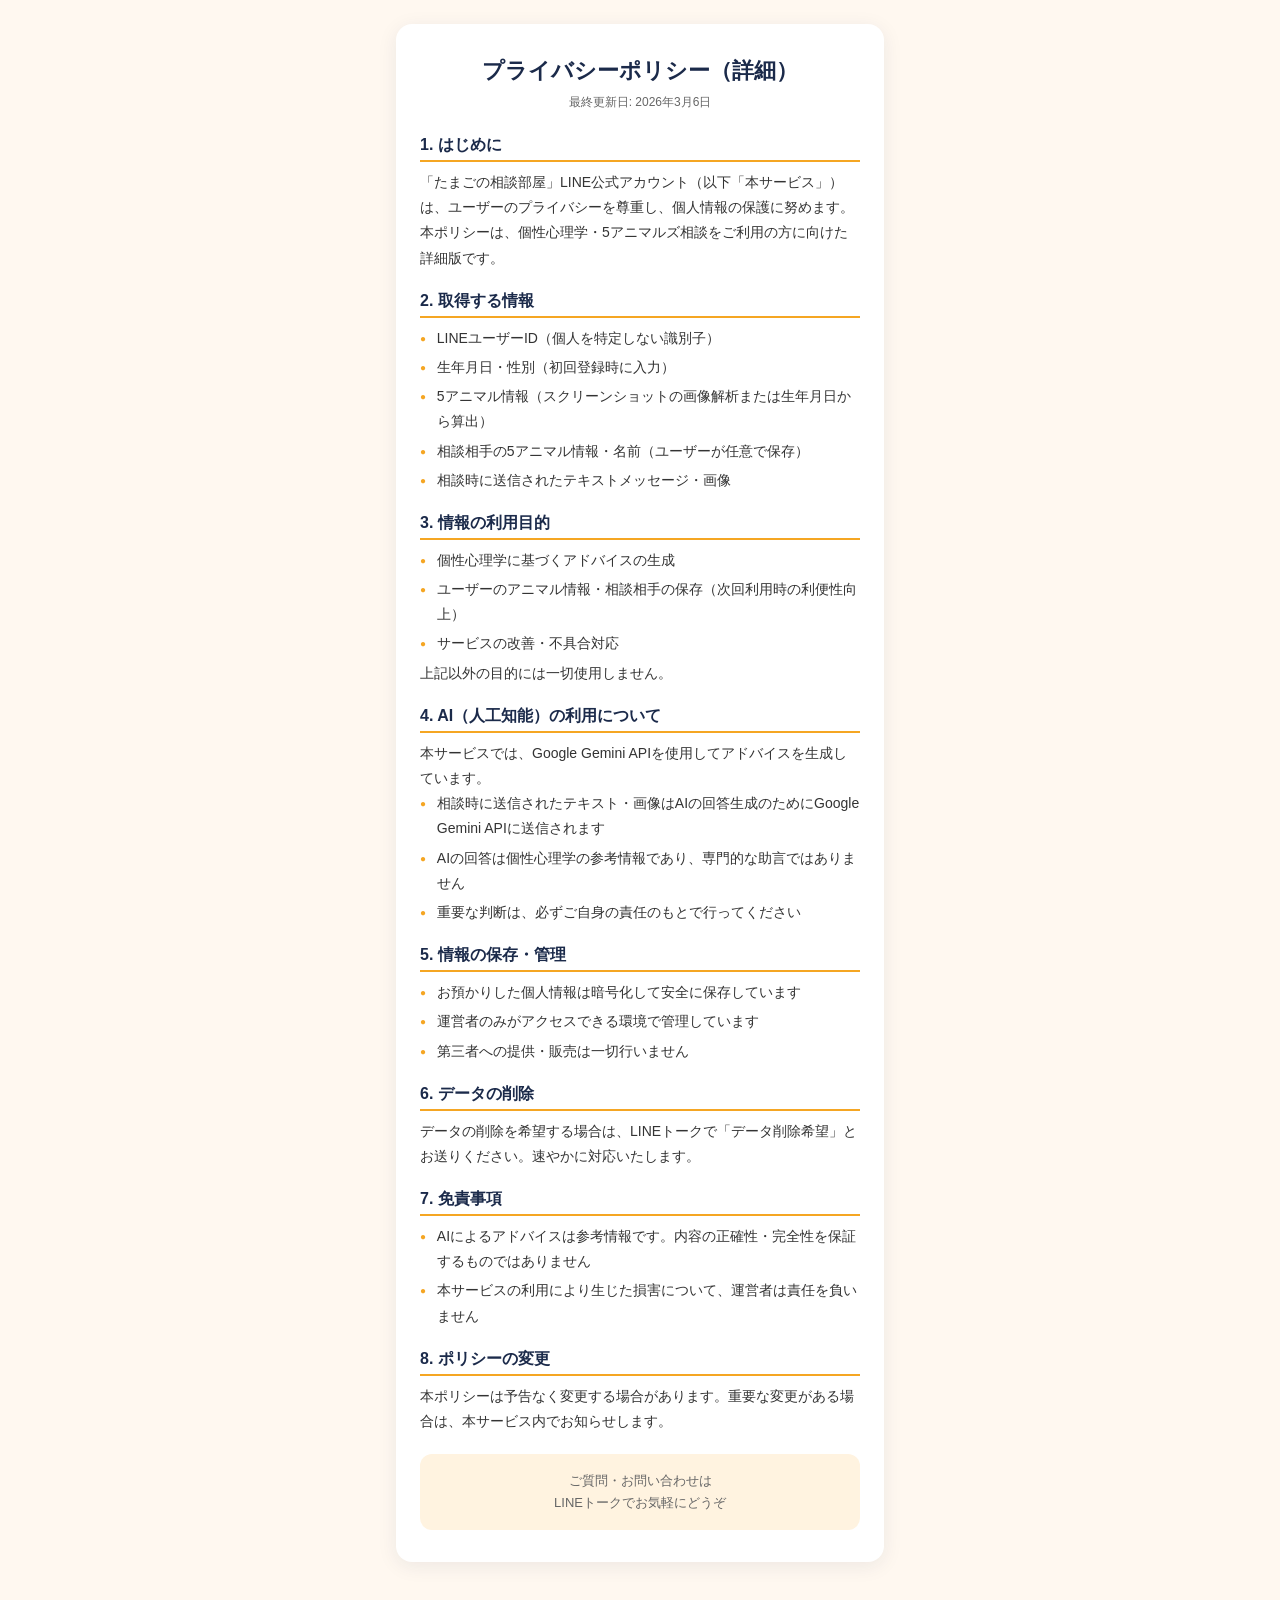
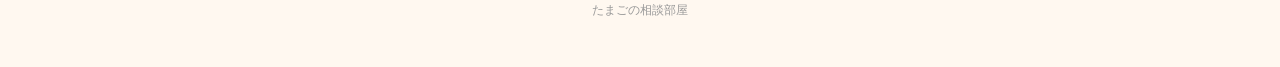
<file: privacy-detail.html>
<!DOCTYPE html>
<html lang="ja">
<head>
  <meta charset="UTF-8">
  <meta name="viewport" content="width=device-width, initial-scale=1.0">
  <title>プライバシーポリシー（詳細） | たまごの相談部屋</title>
  <link rel="stylesheet" href="style.css">
  <style>
    .policy-card {
      background: var(--card-bg);
      border-radius: 16px;
      padding: 32px 24px;
      box-shadow: var(--shadow);
      margin-bottom: 16px;
    }
    .policy-title {
      font-size: 22px;
      font-weight: 800;
      color: var(--secondary);
      text-align: center;
      margin-bottom: 8px;
    }
    .policy-updated {
      font-size: 12px;
      color: var(--text-light);
      text-align: center;
      margin-bottom: 24px;
    }
    .policy-section {
      margin-bottom: 20px;
    }
    .policy-section h2 {
      font-size: 16px;
      font-weight: 700;
      color: var(--secondary);
      margin-bottom: 8px;
      padding-bottom: 4px;
      border-bottom: 2px solid var(--primary);
    }
    .policy-section p,
    .policy-section li {
      font-size: 14px;
      color: var(--text);
      line-height: 1.8;
    }
    .policy-section ul {
      list-style: none;
      padding: 0;
    }
    .policy-section li {
      padding-left: 1.2em;
      position: relative;
      margin-bottom: 4px;
    }
    .policy-section li::before {
      content: "\25CF";
      position: absolute;
      left: 0;
      color: var(--primary);
      font-size: 10px;
      top: 4px;
    }
    .policy-contact {
      background: #FFF3E0;
      border-radius: 12px;
      padding: 16px;
      text-align: center;
    }
    .policy-contact p {
      font-size: 13px;
      color: var(--text-light);
      line-height: 1.7;
    }
  </style>
</head>
<body>
  <div class="container" style="padding-top: 24px;">
    <div class="policy-card">
      <p class="policy-title">プライバシーポリシー（詳細）</p>
      <p class="policy-updated">最終更新日: 2026年3月6日</p>

      <div class="policy-section">
        <h2>1. はじめに</h2>
        <p>「たまごの相談部屋」LINE公式アカウント（以下「本サービス」）は、ユーザーのプライバシーを尊重し、個人情報の保護に努めます。本ポリシーは、個性心理学・5アニマルズ相談をご利用の方に向けた詳細版です。</p>
      </div>

      <div class="policy-section">
        <h2>2. 取得する情報</h2>
        <ul>
          <li>LINEユーザーID（個人を特定しない識別子）</li>
          <li>生年月日・性別（初回登録時に入力）</li>
          <li>5アニマル情報（スクリーンショットの画像解析または生年月日から算出）</li>
          <li>相談相手の5アニマル情報・名前（ユーザーが任意で保存）</li>
          <li>相談時に送信されたテキストメッセージ・画像</li>
        </ul>
      </div>

      <div class="policy-section">
        <h2>3. 情報の利用目的</h2>
        <ul>
          <li>個性心理学に基づくアドバイスの生成</li>
          <li>ユーザーのアニマル情報・相談相手の保存（次回利用時の利便性向上）</li>
          <li>サービスの改善・不具合対応</li>
        </ul>
        <p>上記以外の目的には一切使用しません。</p>
      </div>

      <div class="policy-section">
        <h2>4. AI（人工知能）の利用について</h2>
        <p>本サービスでは、Google Gemini APIを使用してアドバイスを生成しています。</p>
        <ul>
          <li>相談時に送信されたテキスト・画像はAIの回答生成のためにGoogle Gemini APIに送信されます</li>
          <li>AIの回答は個性心理学の参考情報であり、専門的な助言ではありません</li>
          <li>重要な判断は、必ずご自身の責任のもとで行ってください</li>
        </ul>
      </div>

      <div class="policy-section">
        <h2>5. 情報の保存・管理</h2>
        <ul>
          <li>お預かりした個人情報は暗号化して安全に保存しています</li>
          <li>運営者のみがアクセスできる環境で管理しています</li>
          <li>第三者への提供・販売は一切行いません</li>
        </ul>
      </div>

      <div class="policy-section">
        <h2>6. データの削除</h2>
        <p>データの削除を希望する場合は、LINEトークで「データ削除希望」とお送りください。速やかに対応いたします。</p>
      </div>

      <div class="policy-section">
        <h2>7. 免責事項</h2>
        <ul>
          <li>AIによるアドバイスは参考情報です。内容の正確性・完全性を保証するものではありません</li>
          <li>本サービスの利用により生じた損害について、運営者は責任を負いません</li>
        </ul>
      </div>

      <div class="policy-section">
        <h2>8. ポリシーの変更</h2>
        <p>本ポリシーは予告なく変更する場合があります。重要な変更がある場合は、本サービス内でお知らせします。</p>
      </div>

      <div class="policy-contact">
        <p>ご質問・お問い合わせは<br>LINEトークでお気軽にどうぞ</p>
      </div>
    </div>

    <div class="footer">
      <p>たまごの相談部屋</p>
    </div>
  </div>
</body>
</html>
</file>
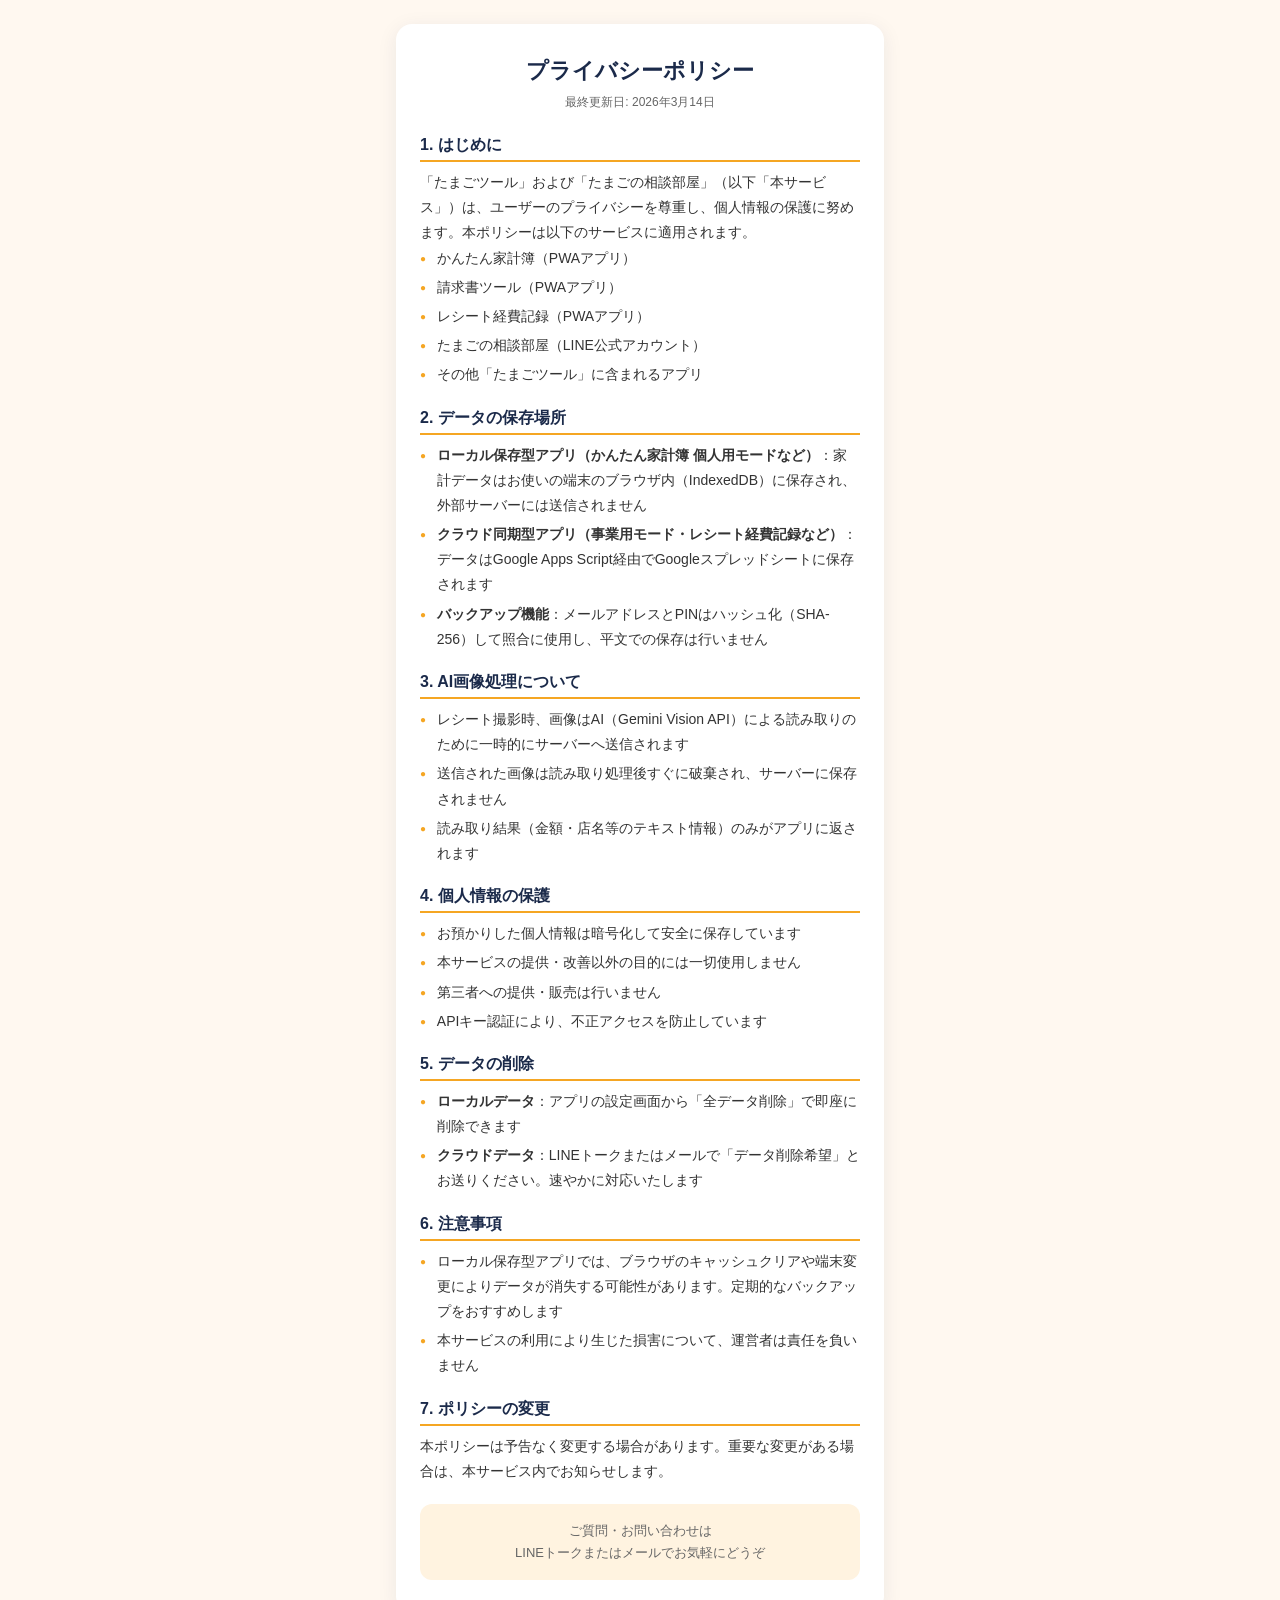
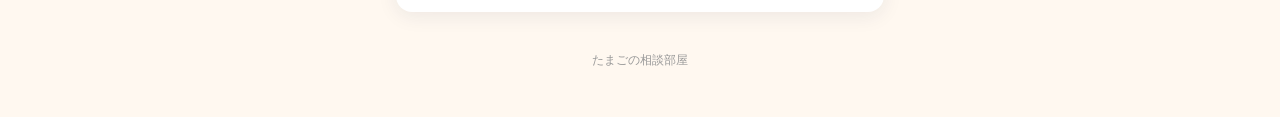
<file: privacy.html>
<!DOCTYPE html>
<html lang="ja">
<head>
  <meta charset="UTF-8">
  <meta name="viewport" content="width=device-width, initial-scale=1.0">
  <title>プライバシーポリシー | たまごの相談部屋</title>
  <link rel="stylesheet" href="style.css">
  <style>
    .policy-card {
      background: var(--card-bg);
      border-radius: 16px;
      padding: 32px 24px;
      box-shadow: var(--shadow);
      margin-bottom: 16px;
    }
    .policy-title {
      font-size: 22px;
      font-weight: 800;
      color: var(--secondary);
      text-align: center;
      margin-bottom: 8px;
    }
    .policy-updated {
      font-size: 12px;
      color: var(--text-light);
      text-align: center;
      margin-bottom: 24px;
    }
    .policy-section {
      margin-bottom: 20px;
    }
    .policy-section h2 {
      font-size: 16px;
      font-weight: 700;
      color: var(--secondary);
      margin-bottom: 8px;
      padding-bottom: 4px;
      border-bottom: 2px solid var(--primary);
    }
    .policy-section p,
    .policy-section li {
      font-size: 14px;
      color: var(--text);
      line-height: 1.8;
    }
    .policy-section ul {
      list-style: none;
      padding: 0;
    }
    .policy-section li {
      padding-left: 1.2em;
      position: relative;
      margin-bottom: 4px;
    }
    .policy-section li::before {
      content: "\25CF";
      position: absolute;
      left: 0;
      color: var(--primary);
      font-size: 10px;
      top: 4px;
    }
    .policy-contact {
      background: #FFF3E0;
      border-radius: 12px;
      padding: 16px;
      text-align: center;
    }
    .policy-contact p {
      font-size: 13px;
      color: var(--text-light);
      line-height: 1.7;
    }
  </style>
</head>
<body>
  <div class="container" style="padding-top: 24px;">
    <div class="policy-card">
      <p class="policy-title">プライバシーポリシー</p>
      <p class="policy-updated">最終更新日: 2026年3月14日</p>

      <div class="policy-section">
        <h2>1. はじめに</h2>
        <p>「たまごツール」および「たまごの相談部屋」（以下「本サービス」）は、ユーザーのプライバシーを尊重し、個人情報の保護に努めます。本ポリシーは以下のサービスに適用されます。</p>
        <ul>
          <li>かんたん家計簿（PWAアプリ）</li>
          <li>請求書ツール（PWAアプリ）</li>
          <li>レシート経費記録（PWAアプリ）</li>
          <li>たまごの相談部屋（LINE公式アカウント）</li>
          <li>その他「たまごツール」に含まれるアプリ</li>
        </ul>
      </div>

      <div class="policy-section">
        <h2>2. データの保存場所</h2>
        <ul>
          <li><strong>ローカル保存型アプリ（かんたん家計簿 個人用モードなど）</strong>：家計データはお使いの端末のブラウザ内（IndexedDB）に保存され、外部サーバーには送信されません</li>
          <li><strong>クラウド同期型アプリ（事業用モード・レシート経費記録など）</strong>：データはGoogle Apps Script経由でGoogleスプレッドシートに保存されます</li>
          <li><strong>バックアップ機能</strong>：メールアドレスとPINはハッシュ化（SHA-256）して照合に使用し、平文での保存は行いません</li>
        </ul>
      </div>

      <div class="policy-section">
        <h2>3. AI画像処理について</h2>
        <ul>
          <li>レシート撮影時、画像はAI（Gemini Vision API）による読み取りのために一時的にサーバーへ送信されます</li>
          <li>送信された画像は読み取り処理後すぐに破棄され、サーバーに保存されません</li>
          <li>読み取り結果（金額・店名等のテキスト情報）のみがアプリに返されます</li>
        </ul>
      </div>

      <div class="policy-section">
        <h2>4. 個人情報の保護</h2>
        <ul>
          <li>お預かりした個人情報は暗号化して安全に保存しています</li>
          <li>本サービスの提供・改善以外の目的には一切使用しません</li>
          <li>第三者への提供・販売は行いません</li>
          <li>APIキー認証により、不正アクセスを防止しています</li>
        </ul>
      </div>

      <div class="policy-section">
        <h2>5. データの削除</h2>
        <ul>
          <li><strong>ローカルデータ</strong>：アプリの設定画面から「全データ削除」で即座に削除できます</li>
          <li><strong>クラウドデータ</strong>：LINEトークまたはメールで「データ削除希望」とお送りください。速やかに対応いたします</li>
        </ul>
      </div>

      <div class="policy-section">
        <h2>6. 注意事項</h2>
        <ul>
          <li>ローカル保存型アプリでは、ブラウザのキャッシュクリアや端末変更によりデータが消失する可能性があります。定期的なバックアップをおすすめします</li>
          <li>本サービスの利用により生じた損害について、運営者は責任を負いません</li>
        </ul>
      </div>

      <div class="policy-section">
        <h2>7. ポリシーの変更</h2>
        <p>本ポリシーは予告なく変更する場合があります。重要な変更がある場合は、本サービス内でお知らせします。</p>
      </div>

      <div class="policy-contact">
        <p>ご質問・お問い合わせは<br>LINEトークまたはメールでお気軽にどうぞ</p>
      </div>
    </div>

    <div class="footer">
      <p>たまごの相談部屋</p>
    </div>
  </div>
</body>
</html>
</file>
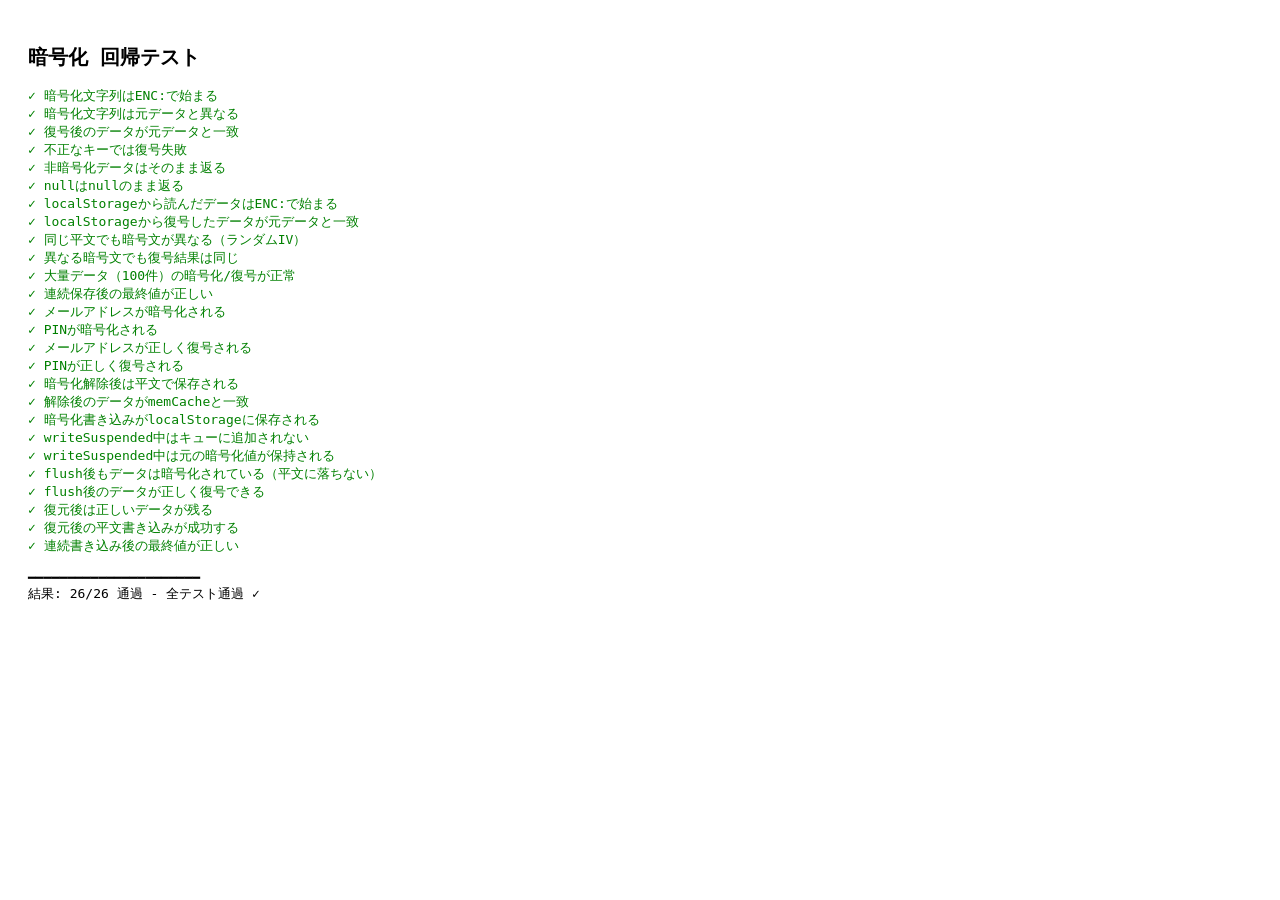
<file: apps/invoice/encryption-test.html>
<!DOCTYPE html>
<html lang="ja">
<head>
  <meta charset="UTF-8">
  <title>暗号化 回帰テスト</title>
  <style>
    body { font-family: monospace; padding: 20px; }
    .pass { color: green; }
    .fail { color: red; font-weight: bold; }
    #results { white-space: pre-wrap; }
  </style>
</head>
<body>
  <h2>暗号化 回帰テスト</h2>
  <div id="results">実行中...</div>
  <script>
    // テスト用のlocalStorageモック（テスト用scopeで分離）
    var testScope = "test_" + Date.now();
    var results = [];
    var passed = 0;
    var failed = 0;

    function assert(name, condition) {
      if (condition) {
        results.push('<span class="pass">✓ ' + name + '</span>');
        passed++;
      } else {
        results.push('<span class="fail">✗ ' + name + '</span>');
        failed++;
      }
    }

    // === テスト対象の暗号化関数を直接テスト ===

    function deriveKey(passphrase, salt) {
      var enc = new TextEncoder();
      return crypto.subtle.importKey("raw", enc.encode(passphrase), "PBKDF2", false, ["deriveKey"])
        .then(function (baseKey) {
          return crypto.subtle.deriveKey(
            { name: "PBKDF2", salt: salt, iterations: 100000, hash: "SHA-256" },
            baseKey,
            { name: "AES-GCM", length: 256 },
            false,
            ["encrypt", "decrypt"]
          );
        });
    }

    function encryptString(plaintext, key) {
      var enc = new TextEncoder();
      var iv = crypto.getRandomValues(new Uint8Array(12));
      return crypto.subtle.encrypt({ name: "AES-GCM", iv: iv }, key, enc.encode(plaintext))
        .then(function (cipherBuf) {
          var cipher = new Uint8Array(cipherBuf);
          var combined = new Uint8Array(iv.length + cipher.length);
          combined.set(iv);
          combined.set(cipher, iv.length);
          var binary = "";
          for (var i = 0; i < combined.length; i++) binary += String.fromCharCode(combined[i]);
          return "ENC:" + btoa(binary);
        });
    }

    function decryptString(encoded, key) {
      if (!encoded || encoded.indexOf("ENC:") !== 0) return Promise.resolve(encoded);
      var binary = atob(encoded.substr(4));
      var bytes = new Uint8Array(binary.length);
      for (var i = 0; i < binary.length; i++) bytes[i] = binary.charCodeAt(i);
      var iv = bytes.slice(0, 12);
      var cipher = bytes.slice(12);
      return crypto.subtle.decrypt({ name: "AES-GCM", iv: iv }, key, cipher)
        .then(function (plainBuf) {
          return new TextDecoder().decode(plainBuf);
        });
    }

    // === テスト実行 ===
    async function runTests() {
      var salt = crypto.getRandomValues(new Uint8Array(16));
      var key = await deriveKey("testpassphrase123", salt);
      var wrongKey = await deriveKey("wrongpassphrase", salt);

      // Test 1: 暗号化→復号で元のデータが復元される
      var testData = JSON.stringify({ invoices: [{ id: "test1", clientName: "テスト株式会社", total: 10000 }] });
      var encrypted = await encryptString(testData, key);
      assert("暗号化文字列はENC:で始まる", encrypted.indexOf("ENC:") === 0);
      assert("暗号化文字列は元データと異なる", encrypted !== testData);
      var decrypted = await decryptString(encrypted, key);
      assert("復号後のデータが元データと一致", decrypted === testData);

      // Test 2: 不正なキーでは復号できない
      var wrongDecryptFailed = false;
      try {
        await decryptString(encrypted, wrongKey);
      } catch (e) {
        wrongDecryptFailed = true;
      }
      assert("不正なキーでは復号失敗", wrongDecryptFailed);

      // Test 3: 非暗号化データはそのまま返る
      var plainResult = await decryptString("plain text data", key);
      assert("非暗号化データはそのまま返る", plainResult === "plain text data");

      // Test 4: nullはそのまま返る
      var nullResult = await decryptString(null, key);
      assert("nullはnullのまま返る", nullResult === null);

      // Test 5: 暗号化→localStorage保存→読み出し→復号
      var storageKey = "test_enc_" + testScope;
      var encData = await encryptString(testData, key);
      localStorage.setItem(storageKey, encData);
      var fromStorage = localStorage.getItem(storageKey);
      assert("localStorageから読んだデータはENC:で始まる", fromStorage.indexOf("ENC:") === 0);
      var decFromStorage = await decryptString(fromStorage, key);
      assert("localStorageから復号したデータが元データと一致", decFromStorage === testData);
      localStorage.removeItem(storageKey);

      // Test 6: 同じ平文でも毎回異なる暗号文（IVがランダム）
      var enc1 = await encryptString("same data", key);
      var enc2 = await encryptString("same data", key);
      assert("同じ平文でも暗号文が異なる（ランダムIV）", enc1 !== enc2);
      var dec1 = await decryptString(enc1, key);
      var dec2 = await decryptString(enc2, key);
      assert("異なる暗号文でも復号結果は同じ", dec1 === dec2 && dec1 === "same data");

      // Test 7: 大きなデータの暗号化/復号
      var largeData = JSON.stringify(Array.from({ length: 100 }, function (_, i) {
        return { id: "inv_" + i, clientName: "テスト企業" + i, total: i * 1000, items: [{ name: "品目", qty: 1, price: i * 1000 }] };
      }));
      var encLarge = await encryptString(largeData, key);
      var decLarge = await decryptString(encLarge, key);
      assert("大量データ（100件）の暗号化/復号が正常", decLarge === largeData);

      // Test 8: 連続暗号化で最後の値が正しく保存される（直列化テスト）
      var seqKey = "test_seq_" + testScope;
      var lastValue = "";
      for (var i = 0; i < 5; i++) {
        lastValue = JSON.stringify({ seq: i, data: "value_" + i });
        var enc = await encryptString(lastValue, key);
        localStorage.setItem(seqKey, enc);
      }
      var seqResult = await decryptString(localStorage.getItem(seqKey), key);
      assert("連続保存後の最終値が正しい", seqResult === lastValue);
      localStorage.removeItem(seqKey);

      // Test 9: バックアップ資格情報の暗号化/復号
      var emailPlain = "test@example.com";
      var pinPlain = "1234";
      var encEmail = await encryptString(emailPlain, key);
      var encPin = await encryptString(pinPlain, key);
      assert("メールアドレスが暗号化される", encEmail.indexOf("ENC:") === 0);
      assert("PINが暗号化される", encPin.indexOf("ENC:") === 0);
      var decEmail = await decryptString(encEmail, key);
      var decPin = await decryptString(encPin, key);
      assert("メールアドレスが正しく復号される", decEmail === emailPlain);
      assert("PINが正しく復号される", decPin === pinPlain);

      // Test 10: 暗号化有効化→解除のサイクル（memCacheパターン検証）
      var memCache = { invoices: [{ id: "1", name: "テスト" }] };
      var encForDisable = await encryptString(JSON.stringify(memCache.invoices), key);
      localStorage.setItem("test_disable_" + testScope, encForDisable);
      // 解除時: memCacheを正として平文保存
      localStorage.setItem("test_disable_" + testScope, JSON.stringify(memCache.invoices));
      var afterDisable = localStorage.getItem("test_disable_" + testScope);
      assert("暗号化解除後は平文で保存される", afterDisable.indexOf("ENC:") === -1);
      assert("解除後のデータがmemCacheと一致", afterDisable === JSON.stringify(memCache.invoices));
      localStorage.removeItem("test_disable_" + testScope);

      // === 統合テスト: enqueueWrite/flushPendingWrites/writeSuspended 実パターン再現 ===

      // enqueueWrite/flushPendingWritesの実装を再現（app.jsから抽出）
      var tWriteQueue = {};
      var tWriteSuspended = false;
      var tEncKey = key; // テスト用暗号化キー

      function tEnqueueWrite(k, v) {
        if (tWriteSuspended) return;
        if (!tEncKey) { localStorage.setItem(k, v); return; }
        var capturedKey = tEncKey;
        var prev = tWriteQueue[k] || Promise.resolve();
        tWriteQueue[k] = prev.then(function () {
          return encryptString(v, capturedKey).then(function (enc) {
            localStorage.setItem(k, enc);
          });
        }).catch(function (err) { console.error(err); });
      }

      function tFlush() {
        tWriteSuspended = true;
        var promises = [];
        for (var k in tWriteQueue) { if (tWriteQueue.hasOwnProperty(k)) promises.push(tWriteQueue[k]); }
        return Promise.all(promises).then(function () { tWriteQueue = {}; });
      }

      // Test 11: writeSuspended=trueでは新規書き込みがキューに入らない
      var tKey11 = "tenc11_" + testScope;
      tEncKey = key;
      tEnqueueWrite(tKey11, "value1");
      await tWriteQueue[tKey11]; // 書き込み完了待ち
      assert("暗号化書き込みがlocalStorageに保存される", localStorage.getItem(tKey11) && localStorage.getItem(tKey11).indexOf("ENC:") === 0);
      tWriteSuspended = true;
      tEnqueueWrite(tKey11, "value2_should_not_write");
      // writeSuspended中はキューに追加されない
      assert("writeSuspended中はキューに追加されない", !tWriteQueue[tKey11] || true); // 上のawaitでqueue消化済み
      var stored11 = await decryptString(localStorage.getItem(tKey11), key);
      assert("writeSuspended中は元の暗号化値が保持される", stored11 === "value1");
      tWriteSuspended = false;
      localStorage.removeItem(tKey11);

      // Test 12: キュー済みwriteはflush中でも暗号化を完了する（平文に落ちない）
      tWriteQueue = {};
      var tKey12 = "tenc12_" + testScope;
      tEncKey = key;
      tWriteSuspended = false;
      tEnqueueWrite(tKey12, "secret_data");
      // flush開始（キュー済みwriteの完了を待つ）
      await tFlush();
      var stored12 = localStorage.getItem(tKey12);
      assert("flush後もデータは暗号化されている（平文に落ちない）", stored12 && stored12.indexOf("ENC:") === 0);
      var dec12 = await decryptString(stored12, key);
      assert("flush後のデータが正しく復号できる", dec12 === "secret_data");
      tWriteSuspended = false;
      localStorage.removeItem(tKey12);

      // Test 13: flush+復元シミュレーション（復元データが最終状態になる）
      tWriteQueue = {};
      var tKey13 = "tenc13_" + testScope;
      tEncKey = key;
      tWriteSuspended = false;
      tEnqueueWrite(tKey13, "pre_restore_data");
      await tFlush(); // flush完了 + writeSuspended=true
      // 復元: 暗号化解除 + 平文で新データ保存
      tEncKey = null;
      localStorage.setItem(tKey13, "restored_data_plaintext");
      tWriteSuspended = false; // 復元完了
      assert("復元後は正しいデータが残る", localStorage.getItem(tKey13) === "restored_data_plaintext");
      // 復元後に新たに書き込み可能（暗号化なし）
      tEnqueueWrite(tKey13, "after_restore");
      assert("復元後の平文書き込みが成功する", localStorage.getItem(tKey13) === "after_restore");
      localStorage.removeItem(tKey13);

      // Test 14: 連続書き込み→flush→最後の値のみが残る
      tWriteQueue = {};
      tEncKey = key;
      tWriteSuspended = false;
      var tKey14 = "tenc14_" + testScope;
      for (var s14 = 0; s14 < 5; s14++) {
        tEnqueueWrite(tKey14, "seq_" + s14);
      }
      await tFlush();
      var dec14 = await decryptString(localStorage.getItem(tKey14), key);
      assert("連続書き込み後の最終値が正しい", dec14 === "seq_4");
      tWriteSuspended = false;
      localStorage.removeItem(tKey14);

      // 結果表示
      results.push("");
      results.push("━━━━━━━━━━━━━━━━━━━━━━");
      results.push("結果: " + passed + "/" + (passed + failed) + " 通過" + (failed > 0 ? " (" + failed + " 失敗)" : " - 全テスト通過 ✓"));
      document.getElementById("results").innerHTML = results.join("\n");
    }

    runTests().catch(function (err) {
      document.getElementById("results").innerHTML = '<span class="fail">テスト実行エラー: ' + err.message + '</span>';
    });
  </script>
</body>
</html>
</file>
<file: style.css>
/* === リセット・ベース === */
* {
  margin: 0;
  padding: 0;
  box-sizing: border-box;
}

:root {
  --primary: #F5A623;
  --primary-dark: #E0941A;
  --secondary: #1B2A4A;
  --bg: #FFF8F0;
  --success: #27AE60;
  --danger: #E74C3C;
  --text: #333;
  --text-light: #666;
  --border: #E8DDD2;
  --card-bg: #fff;
  --shadow: 0 4px 20px rgba(27, 42, 74, 0.08);
}

body {
  font-family: -apple-system, BlinkMacSystemFont, 'Hiragino Sans', 'Hiragino Kaku Gothic ProN', Meiryo, sans-serif;
  background: var(--bg);
  color: var(--text);
  min-height: 100vh;
}

.hidden {
  display: none !important;
}

/* === 共通レイアウト === */
.screen {
  min-height: 100vh;
  display: flex;
  align-items: center;
  justify-content: center;
  padding: 24px 0;
}

.container {
  width: 100%;
  max-width: 520px;
  margin: 0 auto;
  padding: 0 16px 24px;
}

/* === ボタン === */
.btn {
  display: inline-block;
  padding: 14px 32px;
  border: none;
  border-radius: 30px;
  font-size: 16px;
  font-weight: 700;
  cursor: pointer;
  transition: transform 0.15s, box-shadow 0.15s;
  text-align: center;
  text-decoration: none;
}

.btn:hover {
  transform: translateY(-2px);
  box-shadow: 0 4px 12px rgba(0, 0, 0, 0.15);
}

.btn:active {
  transform: scale(0.97);
}

.btn-primary {
  background: var(--primary);
  color: #fff;
}

.btn-primary:hover {
  background: var(--primary-dark);
}

.btn-secondary {
  background: #E8EDF2;
  color: #555;
}

.btn-outline {
  background: #fff;
  color: var(--primary);
  border: 2px solid var(--primary);
}

.btn-outline:hover {
  background: var(--primary);
  color: #fff;
}

/* === トップページ（選択画面） === */
.top-hero {
  text-align: center;
  padding: 40px 0 24px;
}

.top-icon {
  width: 96px;
  height: 96px;
  border-radius: 50%;
  object-fit: cover;
  margin-bottom: 12px;
}

.top-logo {
  font-size: 28px;
  font-weight: 800;
  color: var(--secondary);
  margin-bottom: 8px;
}

.top-logo span {
  color: var(--primary);
}

.top-subtitle {
  font-size: 14px;
  color: var(--text-light);
}

.app-cards {
  display: flex;
  flex-direction: column;
  gap: 16px;
}

.app-card {
  background: var(--card-bg);
  border-radius: 16px;
  padding: 24px;
  box-shadow: var(--shadow);
  text-decoration: none;
  color: inherit;
  transition: transform 0.2s, box-shadow 0.2s;
  display: block;
}

.app-card:hover {
  transform: translateY(-3px);
  box-shadow: 0 8px 28px rgba(27, 42, 74, 0.12);
}

.app-card-icon {
  font-size: 36px;
  margin-bottom: 12px;
}

.app-card-title {
  font-size: 18px;
  font-weight: 700;
  color: var(--secondary);
  margin-bottom: 6px;
}

.app-card-desc {
  font-size: 13px;
  color: var(--text-light);
  line-height: 1.6;
}

.app-card-tag {
  display: inline-block;
  margin-top: 12px;
  padding: 4px 12px;
  background: #FFF3E0;
  color: var(--primary-dark);
  font-size: 11px;
  font-weight: 700;
  border-radius: 20px;
}

/* === 診断アプリ共通: イントロ画面 === */
.intro-card {
  background: var(--card-bg);
  border-radius: 16px;
  padding: 32px 24px;
  text-align: center;
  box-shadow: var(--shadow);
}

.intro-icon {
  font-size: 48px;
  margin-bottom: 16px;
}

.intro-title {
  font-size: 22px;
  font-weight: 800;
  color: var(--secondary);
  margin-bottom: 8px;
}

.intro-desc {
  font-size: 14px;
  color: var(--text-light);
  line-height: 1.7;
  margin-bottom: 24px;
}

.intro-meta {
  display: flex;
  justify-content: center;
  gap: 16px;
  margin-bottom: 24px;
  font-size: 13px;
  color: var(--text-light);
}

.intro-meta span {
  display: flex;
  align-items: center;
  gap: 4px;
}

.start-btn {
  width: 100%;
  max-width: 280px;
  font-size: 17px;
  padding: 16px 32px;
}

/* === 診断アプリ共通: クイズ画面 === */
.quiz-header {
  padding: 16px 0;
}

.progress-info {
  text-align: center;
  font-size: 14px;
  font-weight: 700;
  color: var(--primary-dark);
  margin-bottom: 8px;
}

.progress-bar {
  width: 100%;
  height: 8px;
  background: var(--border);
  border-radius: 4px;
  overflow: hidden;
}

.progress-fill {
  height: 100%;
  background: linear-gradient(90deg, var(--primary), #FFD180);
  border-radius: 4px;
  transition: width 0.4s ease;
  width: 0%;
}

.quiz-body {
  background: var(--card-bg);
  border-radius: 16px;
  padding: 24px;
  box-shadow: var(--shadow);
  text-align: center;
}

.question-category {
  display: inline-block;
  background: var(--secondary);
  color: #fff;
  font-size: 11px;
  font-weight: 700;
  padding: 4px 14px;
  border-radius: 20px;
  margin-bottom: 16px;
}

.question-text {
  font-size: 17px;
  font-weight: 700;
  line-height: 1.6;
  margin-bottom: 24px;
  color: var(--text);
}

.choices-container {
  display: flex;
  flex-direction: column;
  gap: 10px;
}

.choice-btn {
  width: 100%;
  padding: 14px 20px;
  background: #FFF8F0;
  border: 2px solid var(--border);
  border-radius: 12px;
  font-size: 15px;
  font-weight: 600;
  color: #444;
  cursor: pointer;
  transition: all 0.2s;
  text-align: left;
}

@media (hover: hover) {
  .choice-btn:hover {
    border-color: var(--primary);
    background: #FFF3E0;
  }
}

.choice-btn.selected {
  border-color: var(--primary);
  background: var(--primary);
  color: #fff;
}

.choice-btn.disabled {
  pointer-events: none;
}

/* === 診断アプリ共通: 結果画面 === */
.result-card {
  background: var(--card-bg);
  border-radius: 16px;
  padding: 32px 24px;
  text-align: center;
  box-shadow: var(--shadow);
}

.result-label {
  font-size: 13px;
  color: var(--text-light);
  margin-bottom: 8px;
}

.result-title {
  font-size: 22px;
  font-weight: 800;
  color: var(--secondary);
  margin-bottom: 4px;
}

.result-level {
  font-size: 24px;
  font-weight: 800;
  color: var(--primary);
  margin-bottom: 20px;
}

/* 円グラフ */
.result-chart {
  width: 160px;
  height: 160px;
  border-radius: 50%;
  margin: 0 auto 16px;
  display: flex;
  align-items: center;
  justify-content: center;
  position: relative;
}

.chart-inner {
  width: 120px;
  height: 120px;
  border-radius: 50%;
  background: #fff;
  display: flex;
  flex-direction: column;
  align-items: center;
  justify-content: center;
  position: relative;
  z-index: 1;
}

.result-percent {
  font-size: 32px;
  font-weight: 800;
  color: var(--primary);
}

.result-score {
  font-size: 13px;
  color: #888;
}

.result-message {
  font-size: 15px;
  color: var(--text-light);
  line-height: 1.7;
  margin-bottom: 24px;
}

/* レコメンドセクション */
.recommend-section {
  margin-top: 24px;
  text-align: left;
}

.recommend-title {
  font-size: 16px;
  font-weight: 700;
  color: var(--secondary);
  margin-bottom: 12px;
  text-align: center;
}

.recommend-item {
  background: #FFF8F0;
  border: 1px solid var(--border);
  border-radius: 12px;
  padding: 16px;
  margin-bottom: 10px;
}

.recommend-item-header {
  display: flex;
  align-items: center;
  gap: 8px;
  margin-bottom: 6px;
}

.recommend-number {
  width: 24px;
  height: 24px;
  background: var(--primary);
  color: #fff;
  border-radius: 50%;
  display: flex;
  align-items: center;
  justify-content: center;
  font-size: 12px;
  font-weight: 700;
  flex-shrink: 0;
}

.recommend-category {
  font-size: 14px;
  font-weight: 700;
  color: var(--secondary);
}

.recommend-advice {
  font-size: 13px;
  color: var(--text-light);
  line-height: 1.6;
  margin-left: 32px;
}

/* === シェアセクション === */
.share-section {
  margin-top: 24px;
}

.share-title {
  font-size: 14px;
  font-weight: 700;
  color: var(--text-light);
  margin-bottom: 12px;
  text-align: center;
}

.share-buttons {
  display: flex;
  gap: 10px;
  justify-content: center;
}

.share-btn {
  flex: 1;
  max-width: 120px;
  padding: 12px 8px;
  border: 2px solid var(--border);
  border-radius: 12px;
  background: #fff;
  font-size: 12px;
  font-weight: 600;
  color: var(--text);
  cursor: pointer;
  transition: all 0.2s;
  text-align: center;
  display: flex;
  flex-direction: column;
  align-items: center;
  gap: 4px;
}

.share-btn:hover {
  border-color: var(--primary);
  background: #FFF3E0;
}

.share-btn-icon {
  font-size: 20px;
}

/* CTA */
.cta-section {
  margin-top: 24px;
  padding: 20px;
  background: linear-gradient(135deg, var(--primary), #FFB74D);
  border-radius: 16px;
  text-align: center;
  color: #fff;
}

.cta-icon {
  width: 72px;
  height: 72px;
  border-radius: 50%;
  object-fit: cover;
  margin-bottom: 12px;
  border: 3px solid rgba(255, 255, 255, 0.4);
}

.cta-text {
  font-size: 14px;
  font-weight: 700;
  margin-bottom: 12px;
  line-height: 1.6;
}

.cta-btn {
  display: inline-block;
  background: #fff;
  color: var(--primary-dark);
  padding: 10px 24px;
  border-radius: 30px;
  font-size: 14px;
  font-weight: 700;
  text-decoration: none;
  transition: transform 0.15s;
}

.cta-btn:hover {
  transform: translateY(-2px);
}

/* === アクションボタン === */
.result-actions {
  display: flex;
  flex-direction: column;
  gap: 10px;
  margin-top: 24px;
}

.result-actions .btn {
  width: 100%;
}

/* === フッター === */
.footer {
  text-align: center;
  padding: 24px 0;
  font-size: 12px;
  color: #999;
}

.footer a {
  color: var(--primary);
  text-decoration: none;
}

/* === コピー完了トースト === */
.toast {
  position: fixed;
  bottom: 24px;
  left: 50%;
  transform: translateX(-50%) translateY(100px);
  background: var(--secondary);
  color: #fff;
  padding: 12px 24px;
  border-radius: 30px;
  font-size: 14px;
  font-weight: 600;
  opacity: 0;
  transition: transform 0.3s ease, opacity 0.3s ease;
  z-index: 1000;
}

.toast.show {
  transform: translateX(-50%) translateY(0);
  opacity: 1;
}

/* === アニメーション === */
@keyframes fadeIn {
  from { opacity: 0; transform: translateY(10px); }
  to { opacity: 1; transform: translateY(0); }
}

.fade-in {
  animation: fadeIn 0.3s ease;
}

/* === フォーム系アプリ共通 === */
.form-group {
  margin-bottom: 16px;
  text-align: left;
}

.form-label {
  display: block;
  font-size: 13px;
  font-weight: 700;
  color: var(--secondary);
  margin-bottom: 6px;
}

.form-input,
.form-select {
  width: 100%;
  padding: 12px 14px;
  border: 2px solid var(--border);
  border-radius: 12px;
  font-size: 15px;
  font-family: inherit;
  background: #fff;
  color: var(--text);
  transition: border-color 0.2s;
  -webkit-appearance: none;
}

.form-input:focus,
.form-select:focus {
  outline: none;
  border-color: var(--primary);
}

.form-input.input-error {
  border-color: var(--danger);
}

.form-input::placeholder {
  color: #bbb;
}

.form-row {
  display: flex;
  gap: 10px;
}

.form-row .form-group {
  flex: 1;
}

.form-hint {
  font-size: 11px;
  color: #999;
  margin-top: 4px;
}

/* === データカード === */
.data-card {
  background: var(--card-bg);
  border-radius: 12px;
  padding: 14px 16px;
  box-shadow: 0 2px 8px rgba(0,0,0,0.06);
  margin-bottom: 10px;
  display: flex;
  align-items: center;
  gap: 12px;
}

.data-card-icon {
  width: 40px;
  height: 40px;
  border-radius: 10px;
  display: flex;
  align-items: center;
  justify-content: center;
  font-size: 18px;
  flex-shrink: 0;
}

.data-card-body {
  flex: 1;
  min-width: 0;
}

.data-card-title {
  font-size: 14px;
  font-weight: 700;
  color: var(--text);
}

.data-card-sub {
  font-size: 12px;
  color: var(--text-light);
  margin-top: 2px;
}

.data-card-right {
  text-align: right;
  flex-shrink: 0;
}

.data-card-amount {
  font-size: 16px;
  font-weight: 800;
  color: var(--secondary);
}

.data-card-delete {
  background: none;
  border: none;
  color: #ccc;
  font-size: 18px;
  cursor: pointer;
  padding: 4px;
}

.data-card-delete:hover {
  color: var(--danger);
}

/* === カレンダーグリッド === */
.calendar {
  background: var(--card-bg);
  border-radius: 16px;
  padding: 16px;
  box-shadow: var(--shadow);
  margin-bottom: 16px;
}

.calendar-header {
  display: flex;
  justify-content: space-between;
  align-items: center;
  margin-bottom: 12px;
}

.calendar-title {
  font-size: 16px;
  font-weight: 700;
  color: var(--secondary);
}

.calendar-nav {
  background: none;
  border: none;
  font-size: 18px;
  cursor: pointer;
  padding: 4px 8px;
  color: var(--text-light);
}

.calendar-weekdays {
  display: grid;
  grid-template-columns: repeat(7, 1fr);
  text-align: center;
  font-size: 11px;
  font-weight: 700;
  color: var(--text-light);
  margin-bottom: 4px;
}

.calendar-days {
  display: grid;
  grid-template-columns: repeat(7, 1fr);
  gap: 2px;
}

.calendar-day {
  aspect-ratio: 1;
  display: flex;
  align-items: center;
  justify-content: center;
  font-size: 13px;
  border-radius: 8px;
  position: relative;
}

.calendar-day.today {
  font-weight: 700;
  color: var(--primary);
}

.calendar-day.other-month {
  color: #ddd;
}

.calendar-day.has-event {
  background: #FFF3E0;
  font-weight: 700;
  color: var(--primary-dark);
  cursor: pointer;
}

.calendar-day.has-event::after {
  content: "";
  position: absolute;
  bottom: 3px;
  width: 4px;
  height: 4px;
  border-radius: 50%;
  background: var(--primary);
}

/* === タブナビゲーション === */
.tab-nav {
  display: flex;
  background: var(--card-bg);
  border-radius: 12px;
  padding: 4px;
  box-shadow: 0 2px 8px rgba(0,0,0,0.06);
  margin-bottom: 16px;
}

.tab-btn {
  flex: 1;
  padding: 10px 8px;
  border: none;
  background: none;
  font-size: 13px;
  font-weight: 600;
  color: var(--text-light);
  border-radius: 10px;
  cursor: pointer;
  transition: all 0.2s;
}

.tab-btn.active {
  background: var(--primary);
  color: #fff;
  font-weight: 700;
}

.tab-content {
  display: none;
}

.tab-content.active {
  display: block;
}

/* === 統計カード === */
.stat-row {
  display: flex;
  gap: 10px;
  margin-bottom: 16px;
}

.stat-card {
  flex: 1;
  background: var(--card-bg);
  border-radius: 12px;
  padding: 14px 12px;
  text-align: center;
  box-shadow: 0 2px 8px rgba(0,0,0,0.06);
}

.stat-label {
  font-size: 11px;
  color: var(--text-light);
  margin-bottom: 4px;
}

.stat-value {
  font-size: 22px;
  font-weight: 800;
  color: var(--secondary);
}

.stat-unit {
  font-size: 12px;
  font-weight: 400;
  color: var(--text-light);
}

/* === CSS棒グラフ === */
.bar-chart {
  margin: 16px 0;
}

.bar-row {
  display: flex;
  align-items: center;
  margin-bottom: 8px;
  gap: 8px;
}

.bar-label {
  width: 40px;
  font-size: 12px;
  color: var(--text-light);
  text-align: right;
  flex-shrink: 0;
}

.bar-track {
  flex: 1;
  height: 24px;
  background: #f0ebe4;
  border-radius: 6px;
  overflow: hidden;
}

.bar-fill {
  height: 100%;
  background: linear-gradient(90deg, var(--primary), #FFB74D);
  border-radius: 6px;
  transition: width 0.6s ease;
  min-width: 0;
}

.bar-value {
  width: 70px;
  font-size: 13px;
  font-weight: 700;
  color: var(--text);
  flex-shrink: 0;
}

/* === メニュー表プレビュー === */
.menu-preview {
  background: #fff;
  border-radius: 16px;
  padding: 32px 24px;
  box-shadow: var(--shadow);
  text-align: center;
}

.menu-preview-header {
  border-bottom: 2px solid var(--secondary);
  padding-bottom: 16px;
  margin-bottom: 24px;
}

.menu-preview-shop {
  font-size: 24px;
  font-weight: 800;
  color: var(--secondary);
  margin-bottom: 4px;
}

.menu-preview-subtitle {
  font-size: 13px;
  color: var(--text-light);
  letter-spacing: 2px;
}

.menu-category-section {
  margin-bottom: 20px;
  text-align: left;
}

.menu-category-title {
  font-size: 15px;
  font-weight: 700;
  color: var(--primary-dark);
  border-bottom: 1px solid var(--border);
  padding-bottom: 6px;
  margin-bottom: 10px;
}

.menu-item-row {
  display: flex;
  justify-content: space-between;
  align-items: baseline;
  padding: 6px 0;
  border-bottom: 1px dotted #e0d8cc;
}

.menu-item-name {
  font-size: 14px;
  font-weight: 600;
  color: var(--text);
}

.menu-item-desc {
  font-size: 11px;
  color: var(--text-light);
  margin-top: 2px;
}

.menu-item-price {
  font-size: 15px;
  font-weight: 700;
  color: var(--secondary);
  white-space: nowrap;
  margin-left: 12px;
}

/* === サンプルデータボタン === */
.sample-btn {
  display: inline-block;
  padding: 8px 16px;
  background: #E8EDF2;
  color: #555;
  border: none;
  border-radius: 20px;
  font-size: 12px;
  font-weight: 600;
  cursor: pointer;
  margin-bottom: 16px;
}

.sample-btn:hover {
  background: #dce3ea;
}

/* === 動的追加エリア === */
.dynamic-list {
  margin-bottom: 16px;
}

.add-btn {
  width: 100%;
  padding: 10px;
  border: 2px dashed var(--border);
  border-radius: 12px;
  background: none;
  font-size: 14px;
  color: var(--text-light);
  cursor: pointer;
  transition: all 0.2s;
}

.add-btn:hover {
  border-color: var(--primary);
  color: var(--primary);
}

/* === 空状態 === */
.empty-state {
  text-align: center;
  padding: 32px 16px;
  color: var(--text-light);
}

.empty-state-icon {
  font-size: 40px;
  margin-bottom: 8px;
}

.empty-state-text {
  font-size: 14px;
  line-height: 1.6;
}

/* === 予約リスト === */
.reservation-list {
  margin-top: 16px;
}

.reservation-item {
  background: var(--card-bg);
  border-radius: 12px;
  padding: 14px 16px;
  box-shadow: 0 2px 8px rgba(0,0,0,0.06);
  margin-bottom: 10px;
  border-left: 4px solid var(--primary);
}

.reservation-time {
  font-size: 13px;
  font-weight: 700;
  color: var(--primary-dark);
}

.reservation-name {
  font-size: 15px;
  font-weight: 700;
  color: var(--text);
  margin-top: 2px;
}

.reservation-menu {
  font-size: 12px;
  color: var(--text-light);
  margin-top: 2px;
}

/* === セクション区切り === */
.section-title {
  font-size: 15px;
  font-weight: 700;
  color: var(--secondary);
  margin: 20px 0 10px;
}

/* === テーマ・カラー選択 === */
.theme-cards {
  display: grid;
  grid-template-columns: 1fr 1fr;
  gap: 10px;
}

.theme-card {
  background: var(--card-bg);
  border: 2px solid var(--border);
  border-radius: 12px;
  padding: 10px;
  cursor: pointer;
  transition: all 0.2s;
  display: flex;
  flex-direction: column;
  align-items: center;
  gap: 8px;
}

.theme-card:hover {
  border-color: var(--primary);
}

.theme-card.active {
  border-color: var(--primary);
  box-shadow: 0 0 0 3px rgba(245, 166, 35, 0.25);
}

.theme-card-preview {
  width: 100%;
  height: 40px;
  border-radius: 8px;
}

.theme-card-label {
  font-size: 12px;
  font-weight: 700;
  color: var(--text);
}

.color-swatches {
  display: flex;
  justify-content: center;
  gap: 10px;
  flex-wrap: wrap;
}

.color-swatch {
  width: 40px;
  height: 40px;
  border-radius: 50%;
  border: 3px solid transparent;
  cursor: pointer;
  transition: all 0.2s;
  padding: 0;
}

.color-swatch:hover {
  transform: scale(1.1);
}

.color-swatch.active {
  border-color: var(--primary);
  box-shadow: 0 0 0 3px rgba(245, 166, 35, 0.3);
  transform: scale(1.1);
}

/* === レスポンシブ === */
@media (max-width: 480px) {
  .question-text {
    font-size: 15px;
  }

  .choice-btn {
    font-size: 14px;
    padding: 12px 16px;
  }

  .result-percent {
    font-size: 28px;
  }

  .top-logo {
    font-size: 24px;
  }

  .intro-title {
    font-size: 20px;
  }

  .stat-value {
    font-size: 18px;
  }

  .menu-preview {
    padding: 24px 16px;
  }

  .menu-preview-shop {
    font-size: 20px;
  }
}
</file>
